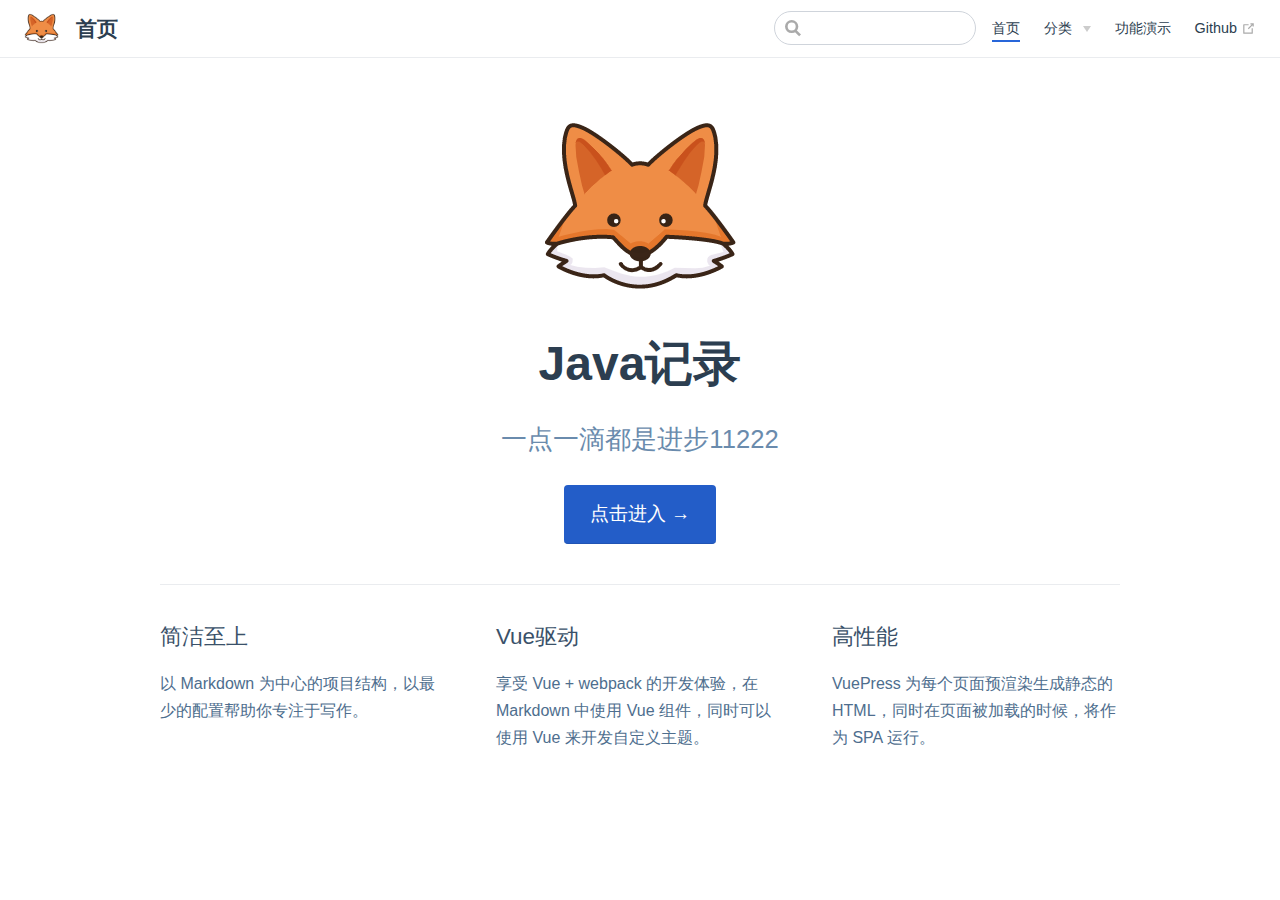
<file: index.html>
<!DOCTYPE html>
<html lang="en-US">
  <head>
    <meta charset="utf-8">
    <meta name="viewport" content="width=device-width,initial-scale=1">
    <title>首页</title>
    <meta name="generator" content="VuePress 1.7.1">
    <link rel="icon" href="/dog.png">
    <meta name="description" content="周安的Java记录">
    
    <link rel="preload" href="/assets/css/0.styles.39439d1b.css" as="style"><link rel="preload" href="/assets/js/app.c1e77bfe.js" as="script"><link rel="preload" href="/assets/js/2.cc9cb73b.js" as="script"><link rel="preload" href="/assets/js/9.b15e2167.js" as="script"><link rel="prefetch" href="/assets/js/10.e39234e2.js"><link rel="prefetch" href="/assets/js/11.195cc3c7.js"><link rel="prefetch" href="/assets/js/12.b319f825.js"><link rel="prefetch" href="/assets/js/13.7ab55864.js"><link rel="prefetch" href="/assets/js/14.faf52537.js"><link rel="prefetch" href="/assets/js/15.f7a2827c.js"><link rel="prefetch" href="/assets/js/3.711a94c7.js"><link rel="prefetch" href="/assets/js/4.555cfbb2.js"><link rel="prefetch" href="/assets/js/5.c8721858.js"><link rel="prefetch" href="/assets/js/6.2acca736.js"><link rel="prefetch" href="/assets/js/7.f9f9b0bc.js"><link rel="prefetch" href="/assets/js/8.b0efd88c.js">
    <link rel="stylesheet" href="/assets/css/0.styles.39439d1b.css">
  </head>
  <body>
    <div id="app" data-server-rendered="true"><div class="theme-container no-sidebar"><header class="navbar"><div class="sidebar-button"><svg xmlns="http://www.w3.org/2000/svg" aria-hidden="true" role="img" viewBox="0 0 448 512" class="icon"><path fill="currentColor" d="M436 124H12c-6.627 0-12-5.373-12-12V80c0-6.627 5.373-12 12-12h424c6.627 0 12 5.373 12 12v32c0 6.627-5.373 12-12 12zm0 160H12c-6.627 0-12-5.373-12-12v-32c0-6.627 5.373-12 12-12h424c6.627 0 12 5.373 12 12v32c0 6.627-5.373 12-12 12zm0 160H12c-6.627 0-12-5.373-12-12v-32c0-6.627 5.373-12 12-12h424c6.627 0 12 5.373 12 12v32c0 6.627-5.373 12-12 12z"></path></svg></div> <a href="/" aria-current="page" class="home-link router-link-exact-active router-link-active"><img src="/dog.png" alt="首页" class="logo"> <span class="site-name can-hide">首页</span></a> <div class="links"><div class="search-box"><input aria-label="Search" autocomplete="off" spellcheck="false" value=""> <!----></div> <nav class="nav-links can-hide"><div class="nav-item"><a href="/" aria-current="page" class="nav-link router-link-exact-active router-link-active">
  首页
</a></div><div class="nav-item"><div class="dropdown-wrapper"><button type="button" aria-label="分类" class="dropdown-title"><span class="title">分类</span> <span class="arrow down"></span></button> <button type="button" aria-label="分类" class="mobile-dropdown-title"><span class="title">分类</span> <span class="arrow right"></span></button> <ul class="nav-dropdown" style="display:none;"><li class="dropdown-item"><!----> <a href="/pages/folder1/test1.html" class="nav-link">
  文章
</a></li><li class="dropdown-item"><!----> <a href="/pages/folder2/test4.html" class="nav-link">
  笔记
</a></li></ul></div></div><div class="nav-item"><a href="/pages/folder1/test3.html" class="nav-link">
  功能演示
</a></div><div class="nav-item"><a href="https://github.com/dwanda" target="_blank" rel="noopener noreferrer" class="nav-link external">
  Github
  <span><svg xmlns="http://www.w3.org/2000/svg" aria-hidden="true" focusable="false" x="0px" y="0px" viewBox="0 0 100 100" width="15" height="15" class="icon outbound"><path fill="currentColor" d="M18.8,85.1h56l0,0c2.2,0,4-1.8,4-4v-32h-8v28h-48v-48h28v-8h-32l0,0c-2.2,0-4,1.8-4,4v56C14.8,83.3,16.6,85.1,18.8,85.1z"></path> <polygon fill="currentColor" points="45.7,48.7 51.3,54.3 77.2,28.5 77.2,37.2 85.2,37.2 85.2,14.9 62.8,14.9 62.8,22.9 71.5,22.9"></polygon></svg> <span class="sr-only">(opens new window)</span></span></a></div> <!----></nav></div></header> <div class="sidebar-mask"></div> <aside class="sidebar"><nav class="nav-links"><div class="nav-item"><a href="/" aria-current="page" class="nav-link router-link-exact-active router-link-active">
  首页
</a></div><div class="nav-item"><div class="dropdown-wrapper"><button type="button" aria-label="分类" class="dropdown-title"><span class="title">分类</span> <span class="arrow down"></span></button> <button type="button" aria-label="分类" class="mobile-dropdown-title"><span class="title">分类</span> <span class="arrow right"></span></button> <ul class="nav-dropdown" style="display:none;"><li class="dropdown-item"><!----> <a href="/pages/folder1/test1.html" class="nav-link">
  文章
</a></li><li class="dropdown-item"><!----> <a href="/pages/folder2/test4.html" class="nav-link">
  笔记
</a></li></ul></div></div><div class="nav-item"><a href="/pages/folder1/test3.html" class="nav-link">
  功能演示
</a></div><div class="nav-item"><a href="https://github.com/dwanda" target="_blank" rel="noopener noreferrer" class="nav-link external">
  Github
  <span><svg xmlns="http://www.w3.org/2000/svg" aria-hidden="true" focusable="false" x="0px" y="0px" viewBox="0 0 100 100" width="15" height="15" class="icon outbound"><path fill="currentColor" d="M18.8,85.1h56l0,0c2.2,0,4-1.8,4-4v-32h-8v28h-48v-48h28v-8h-32l0,0c-2.2,0-4,1.8-4,4v56C14.8,83.3,16.6,85.1,18.8,85.1z"></path> <polygon fill="currentColor" points="45.7,48.7 51.3,54.3 77.2,28.5 77.2,37.2 85.2,37.2 85.2,14.9 62.8,14.9 62.8,22.9 71.5,22.9"></polygon></svg> <span class="sr-only">(opens new window)</span></span></a></div> <!----></nav>  <!----> </aside> <main aria-labelledby="main-title" class="home"><header class="hero"><img src="/dog.png" alt="hero"> <h1 id="main-title">
      Java记录
    </h1> <p class="description">
      一点一滴都是进步11222
    </p> <p class="action"><a href="/pages/folder1/test1.html" class="nav-link action-button">
  点击进入 →
</a></p></header> <div class="features"><div class="feature"><h2>简洁至上</h2> <p>以 Markdown 为中心的项目结构，以最少的配置帮助你专注于写作。</p></div><div class="feature"><h2>Vue驱动</h2> <p>享受 Vue + webpack 的开发体验，在 Markdown 中使用 Vue 组件，同时可以使用 Vue 来开发自定义主题。</p></div><div class="feature"><h2>高性能</h2> <p>VuePress 为每个页面预渲染生成静态的 HTML，同时在页面被加载的时候，将作为 SPA 运行。</p></div></div> <div class="theme-default-content custom content__default"></div> <!----></main></div><div class="global-ui"></div></div>
    <script src="/assets/js/app.c1e77bfe.js" defer></script><script src="/assets/js/2.cc9cb73b.js" defer></script><script src="/assets/js/9.b15e2167.js" defer></script>
  </body>
</html>
</file>
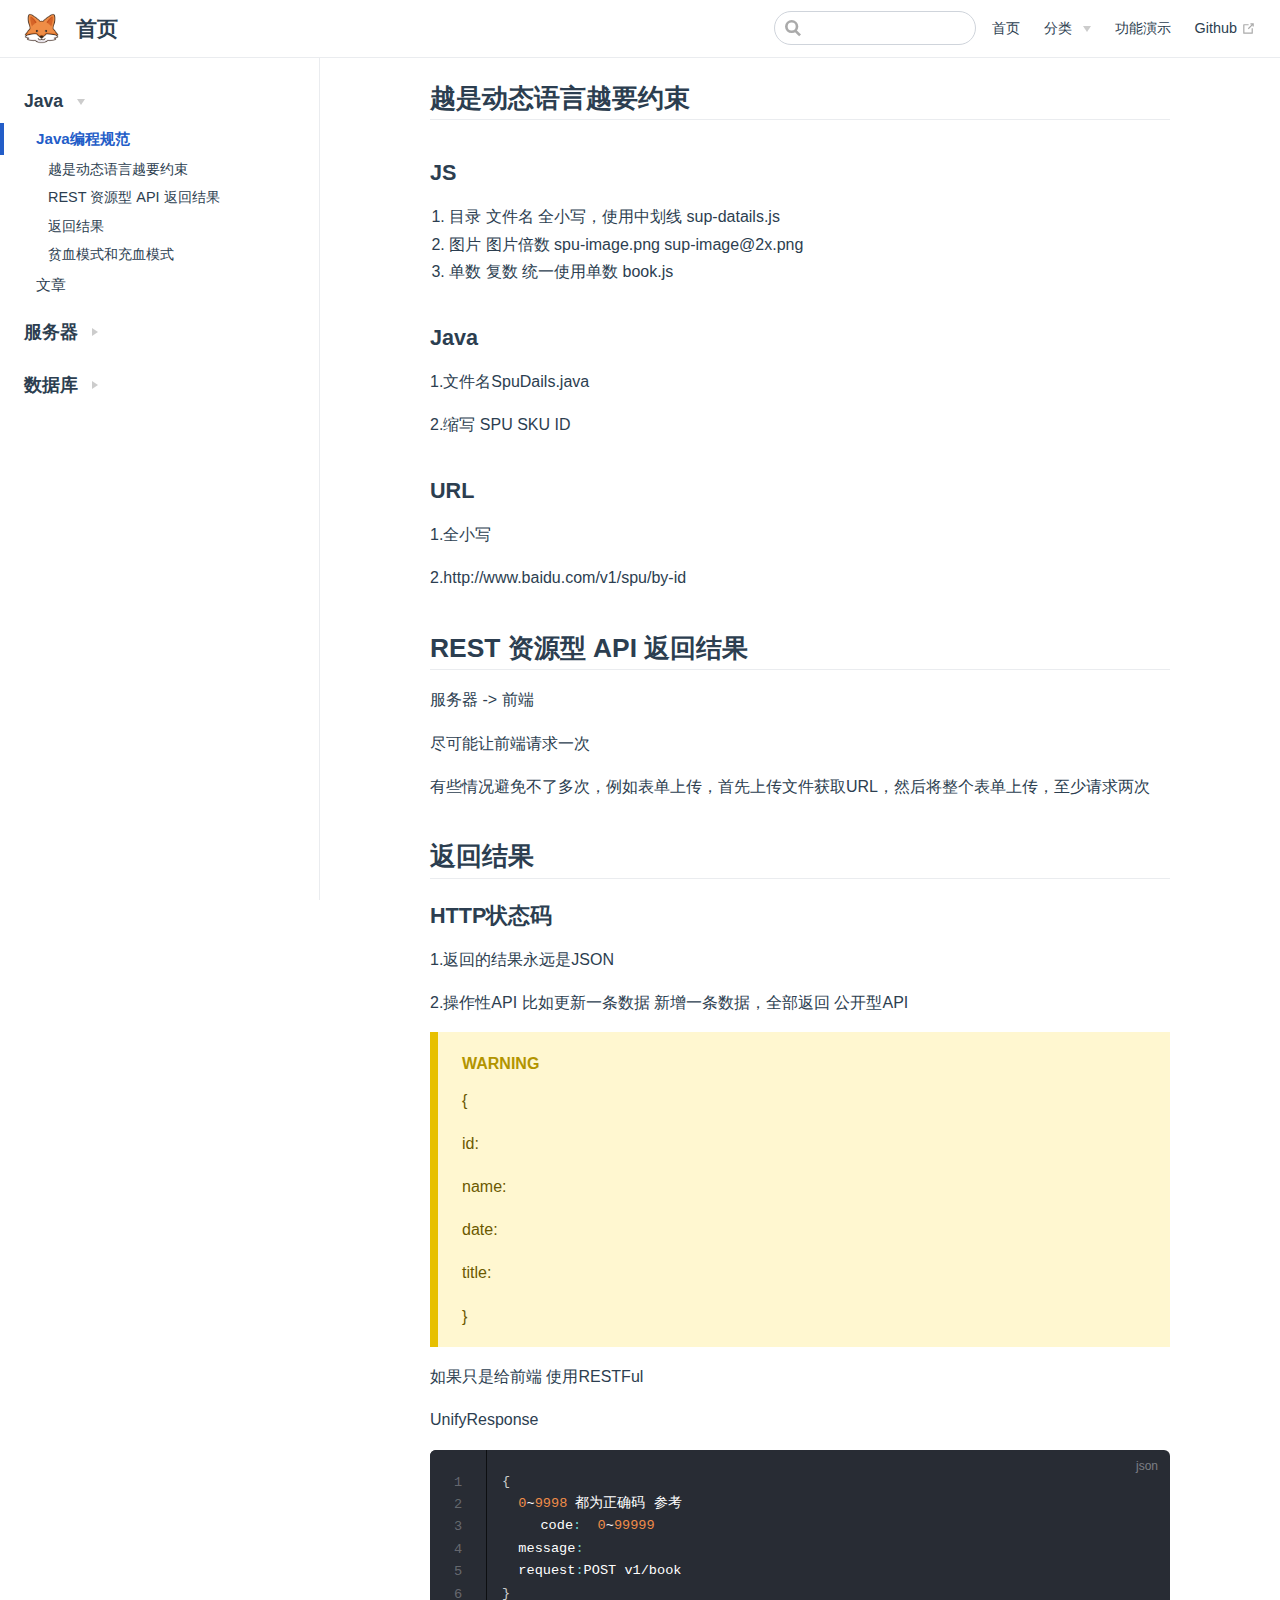
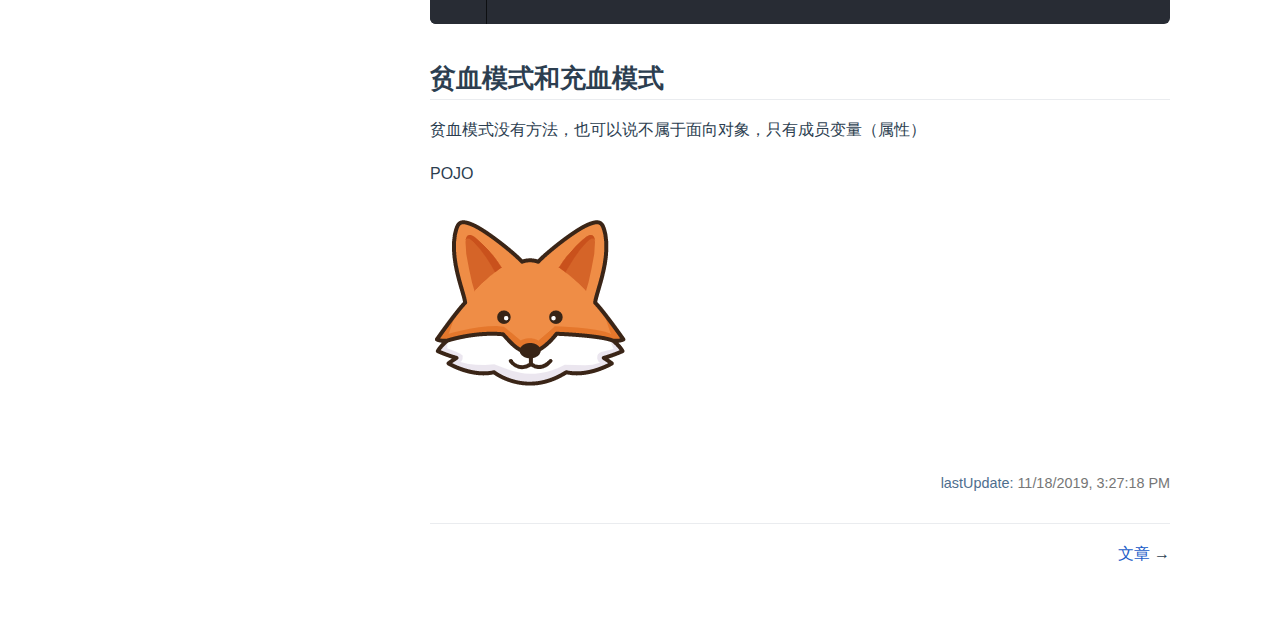
<file: pages/folder1/test1.html>
<!DOCTYPE html>
<html lang="en-US">
  <head>
    <meta charset="utf-8">
    <meta name="viewport" content="width=device-width,initial-scale=1">
    <title>越是动态语言越要约束 | 首页</title>
    <meta name="generator" content="VuePress 1.7.1">
    <link rel="icon" href="/dog.png">
    <meta name="description" content="周安的Java记录">
    
    <link rel="preload" href="/assets/css/0.styles.39439d1b.css" as="style"><link rel="preload" href="/assets/js/app.c1e77bfe.js" as="script"><link rel="preload" href="/assets/js/2.cc9cb73b.js" as="script"><link rel="preload" href="/assets/js/10.e39234e2.js" as="script"><link rel="prefetch" href="/assets/js/11.195cc3c7.js"><link rel="prefetch" href="/assets/js/12.b319f825.js"><link rel="prefetch" href="/assets/js/13.7ab55864.js"><link rel="prefetch" href="/assets/js/14.faf52537.js"><link rel="prefetch" href="/assets/js/15.f7a2827c.js"><link rel="prefetch" href="/assets/js/3.711a94c7.js"><link rel="prefetch" href="/assets/js/4.555cfbb2.js"><link rel="prefetch" href="/assets/js/5.c8721858.js"><link rel="prefetch" href="/assets/js/6.2acca736.js"><link rel="prefetch" href="/assets/js/7.f9f9b0bc.js"><link rel="prefetch" href="/assets/js/8.b0efd88c.js"><link rel="prefetch" href="/assets/js/9.b15e2167.js">
    <link rel="stylesheet" href="/assets/css/0.styles.39439d1b.css">
  </head>
  <body>
    <div id="app" data-server-rendered="true"><div class="theme-container"><header class="navbar"><div class="sidebar-button"><svg xmlns="http://www.w3.org/2000/svg" aria-hidden="true" role="img" viewBox="0 0 448 512" class="icon"><path fill="currentColor" d="M436 124H12c-6.627 0-12-5.373-12-12V80c0-6.627 5.373-12 12-12h424c6.627 0 12 5.373 12 12v32c0 6.627-5.373 12-12 12zm0 160H12c-6.627 0-12-5.373-12-12v-32c0-6.627 5.373-12 12-12h424c6.627 0 12 5.373 12 12v32c0 6.627-5.373 12-12 12zm0 160H12c-6.627 0-12-5.373-12-12v-32c0-6.627 5.373-12 12-12h424c6.627 0 12 5.373 12 12v32c0 6.627-5.373 12-12 12z"></path></svg></div> <a href="/" class="home-link router-link-active"><img src="/dog.png" alt="首页" class="logo"> <span class="site-name can-hide">首页</span></a> <div class="links"><div class="search-box"><input aria-label="Search" autocomplete="off" spellcheck="false" value=""> <!----></div> <nav class="nav-links can-hide"><div class="nav-item"><a href="/" class="nav-link">
  首页
</a></div><div class="nav-item"><div class="dropdown-wrapper"><button type="button" aria-label="分类" class="dropdown-title"><span class="title">分类</span> <span class="arrow down"></span></button> <button type="button" aria-label="分类" class="mobile-dropdown-title"><span class="title">分类</span> <span class="arrow right"></span></button> <ul class="nav-dropdown" style="display:none;"><li class="dropdown-item"><!----> <a href="/pages/folder1/test1.html" aria-current="page" class="nav-link router-link-exact-active router-link-active">
  文章
</a></li><li class="dropdown-item"><!----> <a href="/pages/folder2/test4.html" class="nav-link">
  笔记
</a></li></ul></div></div><div class="nav-item"><a href="/pages/folder1/test3.html" class="nav-link">
  功能演示
</a></div><div class="nav-item"><a href="https://github.com/dwanda" target="_blank" rel="noopener noreferrer" class="nav-link external">
  Github
  <span><svg xmlns="http://www.w3.org/2000/svg" aria-hidden="true" focusable="false" x="0px" y="0px" viewBox="0 0 100 100" width="15" height="15" class="icon outbound"><path fill="currentColor" d="M18.8,85.1h56l0,0c2.2,0,4-1.8,4-4v-32h-8v28h-48v-48h28v-8h-32l0,0c-2.2,0-4,1.8-4,4v56C14.8,83.3,16.6,85.1,18.8,85.1z"></path> <polygon fill="currentColor" points="45.7,48.7 51.3,54.3 77.2,28.5 77.2,37.2 85.2,37.2 85.2,14.9 62.8,14.9 62.8,22.9 71.5,22.9"></polygon></svg> <span class="sr-only">(opens new window)</span></span></a></div> <!----></nav></div></header> <div class="sidebar-mask"></div> <aside class="sidebar"><nav class="nav-links"><div class="nav-item"><a href="/" class="nav-link">
  首页
</a></div><div class="nav-item"><div class="dropdown-wrapper"><button type="button" aria-label="分类" class="dropdown-title"><span class="title">分类</span> <span class="arrow down"></span></button> <button type="button" aria-label="分类" class="mobile-dropdown-title"><span class="title">分类</span> <span class="arrow right"></span></button> <ul class="nav-dropdown" style="display:none;"><li class="dropdown-item"><!----> <a href="/pages/folder1/test1.html" aria-current="page" class="nav-link router-link-exact-active router-link-active">
  文章
</a></li><li class="dropdown-item"><!----> <a href="/pages/folder2/test4.html" class="nav-link">
  笔记
</a></li></ul></div></div><div class="nav-item"><a href="/pages/folder1/test3.html" class="nav-link">
  功能演示
</a></div><div class="nav-item"><a href="https://github.com/dwanda" target="_blank" rel="noopener noreferrer" class="nav-link external">
  Github
  <span><svg xmlns="http://www.w3.org/2000/svg" aria-hidden="true" focusable="false" x="0px" y="0px" viewBox="0 0 100 100" width="15" height="15" class="icon outbound"><path fill="currentColor" d="M18.8,85.1h56l0,0c2.2,0,4-1.8,4-4v-32h-8v28h-48v-48h28v-8h-32l0,0c-2.2,0-4,1.8-4,4v56C14.8,83.3,16.6,85.1,18.8,85.1z"></path> <polygon fill="currentColor" points="45.7,48.7 51.3,54.3 77.2,28.5 77.2,37.2 85.2,37.2 85.2,14.9 62.8,14.9 62.8,22.9 71.5,22.9"></polygon></svg> <span class="sr-only">(opens new window)</span></span></a></div> <!----></nav>  <ul class="sidebar-links"><li><section class="sidebar-group collapsable depth-0"><p class="sidebar-heading open"><span>Java</span> <span class="arrow down"></span></p> <ul class="sidebar-links sidebar-group-items"><li><a href="/pages/folder1/test1.html" aria-current="page" class="active sidebar-link">Java编程规范</a><ul class="sidebar-sub-headers"><li class="sidebar-sub-header"><a href="/pages/folder1/test1.html#越是动态语言越要约束" class="sidebar-link">越是动态语言越要约束</a></li><li class="sidebar-sub-header"><a href="/pages/folder1/test1.html#rest-资源型-api-返回结果" class="sidebar-link">REST 资源型 API 返回结果</a></li><li class="sidebar-sub-header"><a href="/pages/folder1/test1.html#返回结果" class="sidebar-link">返回结果</a></li><li class="sidebar-sub-header"><a href="/pages/folder1/test1.html#贫血模式和充血模式" class="sidebar-link">贫血模式和充血模式</a></li></ul></li><li><a href="/pages/folder1/test3.html" class="sidebar-link">文章</a></li></ul></section></li><li><section class="sidebar-group collapsable depth-0"><p class="sidebar-heading"><span>服务器</span> <span class="arrow right"></span></p> <!----></section></li><li><section class="sidebar-group collapsable depth-0"><p class="sidebar-heading"><span>数据库</span> <span class="arrow right"></span></p> <!----></section></li></ul> </aside> <main class="page"> <div class="theme-default-content content__default"><h2 id="越是动态语言越要约束"><a href="#越是动态语言越要约束" class="header-anchor">#</a> 越是动态语言越要约束</h2> <h3 id="js"><a href="#js" class="header-anchor">#</a> JS</h3> <ol><li>目录 文件名 全小写，使用中划线 sup-datails.js</li> <li>图片 图片倍数  spu-image.png  sup-image@2x.png</li> <li>单数 复数   统一使用单数  book.js</li></ol> <h3 id="java"><a href="#java" class="header-anchor">#</a> Java</h3> <p>1.文件名SpuDails.java</p> <p>2.缩写 SPU SKU ID</p> <h3 id="url"><a href="#url" class="header-anchor">#</a> URL</h3> <p>1.全小写</p> <p>2.http://www.baidu.com/v1/spu/by-id</p> <h2 id="rest-资源型-api-返回结果"><a href="#rest-资源型-api-返回结果" class="header-anchor">#</a> REST 资源型 API 返回结果</h2> <p>服务器 -&gt; 前端</p> <p>尽可能让前端请求一次</p> <p>有些情况避免不了多次，例如表单上传，首先上传文件获取URL，然后将整个表单上传，至少请求两次</p> <h2 id="返回结果"><a href="#返回结果" class="header-anchor">#</a> 返回结果</h2> <h3 id="http状态码"><a href="#http状态码" class="header-anchor">#</a> HTTP状态码</h3> <p>1.返回的结果永远是JSON</p> <p>2.操作性API 比如更新一条数据  新增一条数据，全部返回  公开型API</p> <div class="custom-block warning"><p class="custom-block-title">WARNING</p> <p>{</p> <p>id:</p> <p>name:</p> <p>date:</p> <p>title:</p> <p>}</p></div> <p>如果只是给前端  使用RESTFul</p> <p>UnifyResponse</p> <div class="language-json line-numbers-mode"><pre class="language-json"><code><span class="token punctuation">{</span>
  <span class="token number">0</span>~<span class="token number">9998</span> 都为正确码 参考
	code<span class="token operator">:</span>  <span class="token number">0</span>~<span class="token number">99999</span>
  message<span class="token operator">:</span>
  request<span class="token operator">:</span>POST v1/book
<span class="token punctuation">}</span>
</code></pre> <div class="line-numbers-wrapper"><span class="line-number">1</span><br><span class="line-number">2</span><br><span class="line-number">3</span><br><span class="line-number">4</span><br><span class="line-number">5</span><br><span class="line-number">6</span><br></div></div><h2 id="贫血模式和充血模式"><a href="#贫血模式和充血模式" class="header-anchor">#</a> 贫血模式和充血模式</h2> <p>贫血模式没有方法，也可以说不属于面向对象，只有成员变量（属性）</p> <p>POJO</p> <p><img src="/dog.png" alt=""></p></div> <footer class="page-edit"><!----> <div class="last-updated"><span class="prefix">lastUpdate:</span> <span class="time">11/18/2019, 3:27:18 PM</span></div></footer> <div class="page-nav"><p class="inner"><!----> <span class="next"><a href="/pages/folder1/test3.html">
        文章
      </a>
      →
    </span></p></div> </main></div><div class="global-ui"></div></div>
    <script src="/assets/js/app.c1e77bfe.js" defer></script><script src="/assets/js/2.cc9cb73b.js" defer></script><script src="/assets/js/10.e39234e2.js" defer></script>
  </body>
</html>
</file>
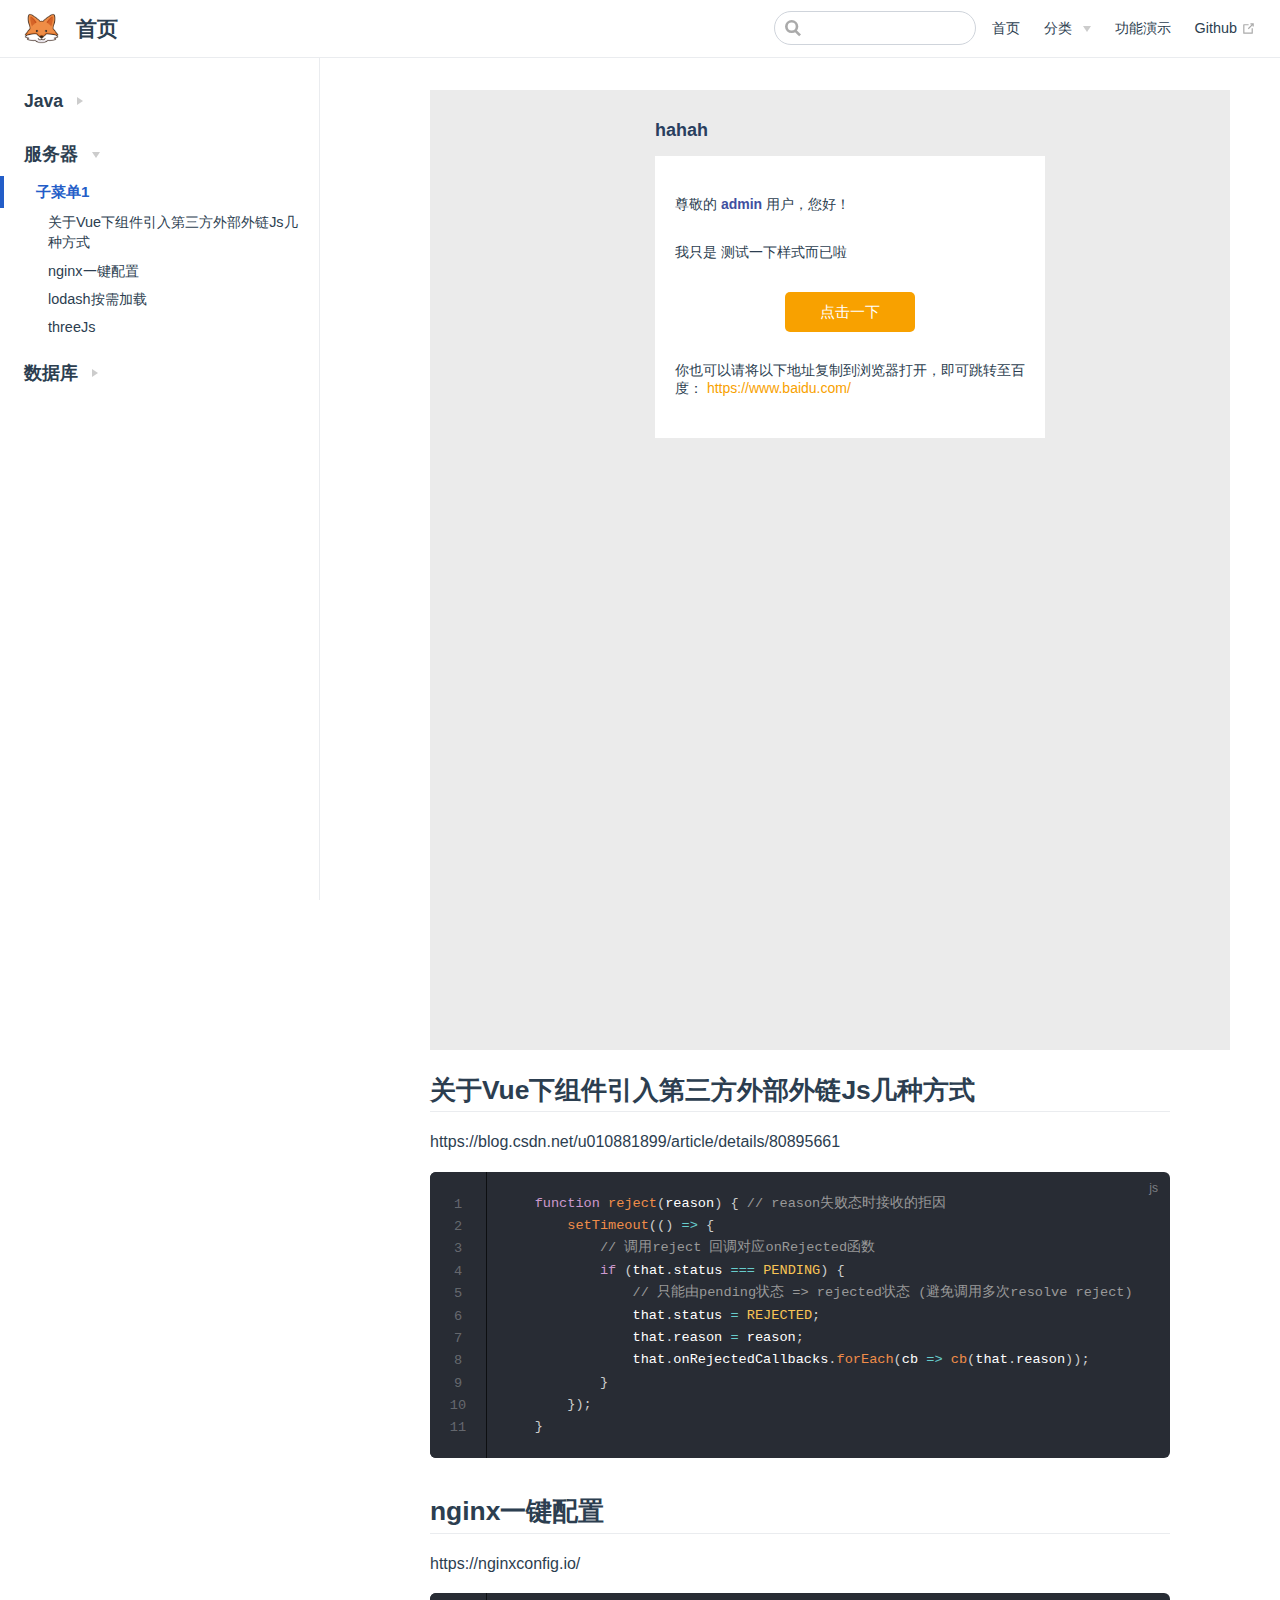
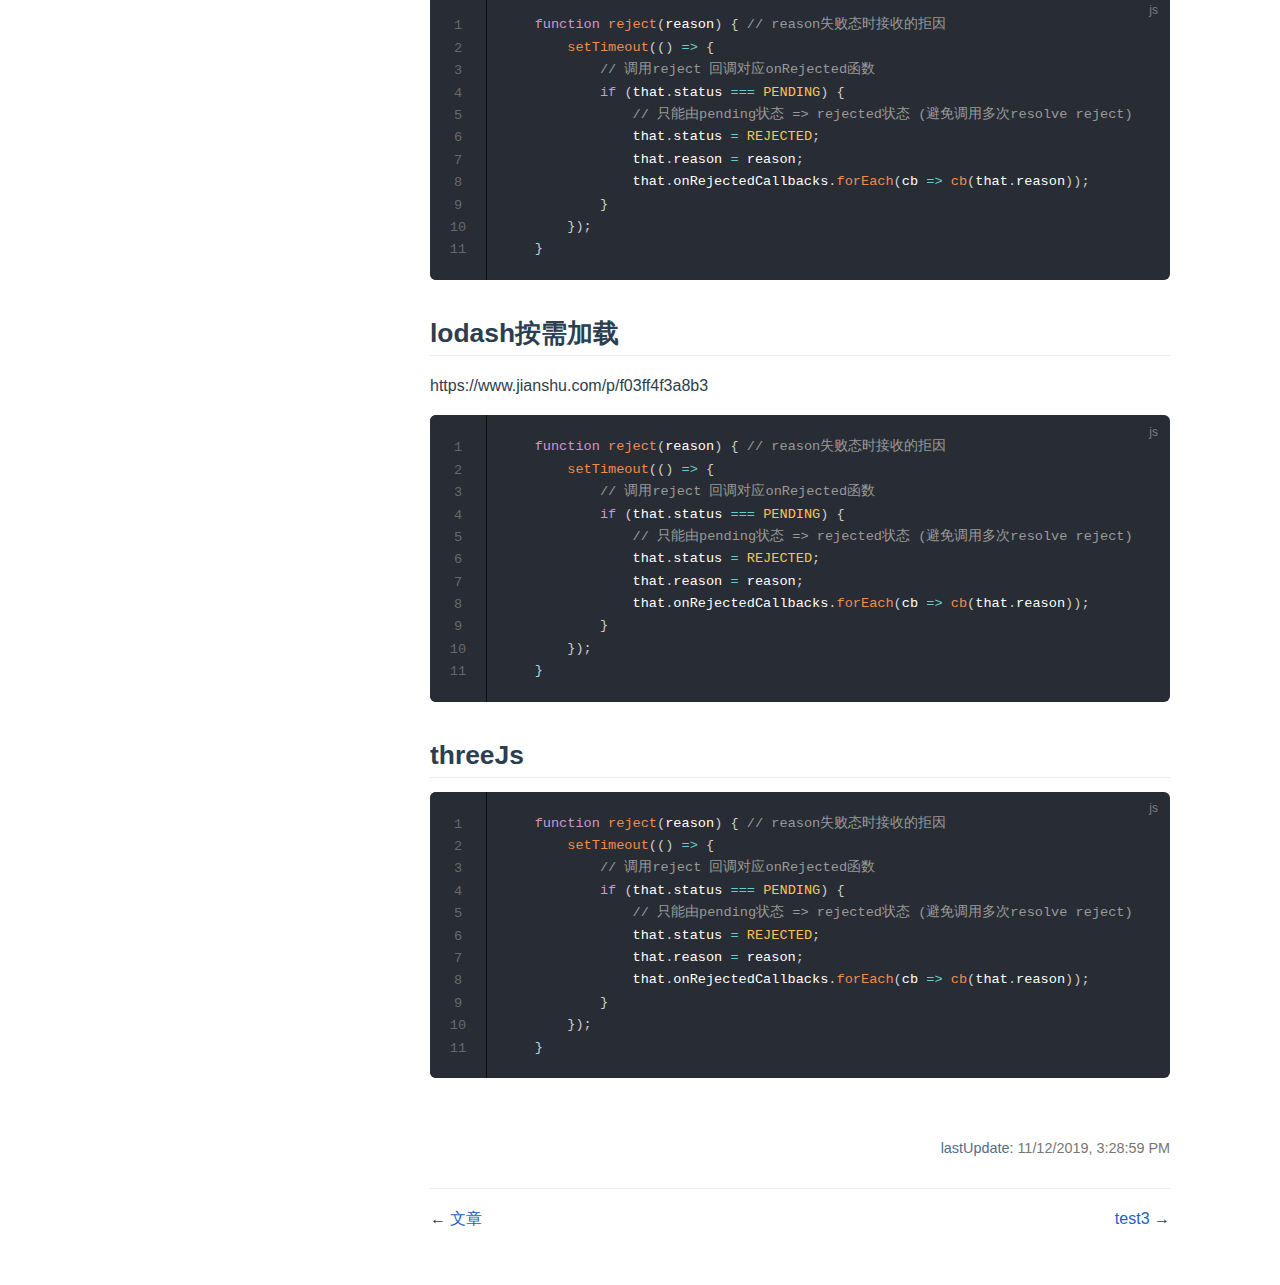
<file: pages/folder1/test2.html>
<!DOCTYPE html>
<html lang="en-US">
  <head>
    <meta charset="utf-8">
    <meta name="viewport" content="width=device-width,initial-scale=1">
    <title>首页</title>
    <meta name="generator" content="VuePress 1.7.1">
    <link rel="icon" href="/dog.png">
    <meta name="description" content="周安的Java记录">
    
    <link rel="preload" href="/assets/css/0.styles.39439d1b.css" as="style"><link rel="preload" href="/assets/js/app.c1e77bfe.js" as="script"><link rel="preload" href="/assets/js/2.cc9cb73b.js" as="script"><link rel="preload" href="/assets/js/11.195cc3c7.js" as="script"><link rel="prefetch" href="/assets/js/10.e39234e2.js"><link rel="prefetch" href="/assets/js/12.b319f825.js"><link rel="prefetch" href="/assets/js/13.7ab55864.js"><link rel="prefetch" href="/assets/js/14.faf52537.js"><link rel="prefetch" href="/assets/js/15.f7a2827c.js"><link rel="prefetch" href="/assets/js/3.711a94c7.js"><link rel="prefetch" href="/assets/js/4.555cfbb2.js"><link rel="prefetch" href="/assets/js/5.c8721858.js"><link rel="prefetch" href="/assets/js/6.2acca736.js"><link rel="prefetch" href="/assets/js/7.f9f9b0bc.js"><link rel="prefetch" href="/assets/js/8.b0efd88c.js"><link rel="prefetch" href="/assets/js/9.b15e2167.js">
    <link rel="stylesheet" href="/assets/css/0.styles.39439d1b.css">
  </head>
  <body>
    <div id="app" data-server-rendered="true"><div class="theme-container"><header class="navbar"><div class="sidebar-button"><svg xmlns="http://www.w3.org/2000/svg" aria-hidden="true" role="img" viewBox="0 0 448 512" class="icon"><path fill="currentColor" d="M436 124H12c-6.627 0-12-5.373-12-12V80c0-6.627 5.373-12 12-12h424c6.627 0 12 5.373 12 12v32c0 6.627-5.373 12-12 12zm0 160H12c-6.627 0-12-5.373-12-12v-32c0-6.627 5.373-12 12-12h424c6.627 0 12 5.373 12 12v32c0 6.627-5.373 12-12 12zm0 160H12c-6.627 0-12-5.373-12-12v-32c0-6.627 5.373-12 12-12h424c6.627 0 12 5.373 12 12v32c0 6.627-5.373 12-12 12z"></path></svg></div> <a href="/" class="home-link router-link-active"><img src="/dog.png" alt="首页" class="logo"> <span class="site-name can-hide">首页</span></a> <div class="links"><div class="search-box"><input aria-label="Search" autocomplete="off" spellcheck="false" value=""> <!----></div> <nav class="nav-links can-hide"><div class="nav-item"><a href="/" class="nav-link">
  首页
</a></div><div class="nav-item"><div class="dropdown-wrapper"><button type="button" aria-label="分类" class="dropdown-title"><span class="title">分类</span> <span class="arrow down"></span></button> <button type="button" aria-label="分类" class="mobile-dropdown-title"><span class="title">分类</span> <span class="arrow right"></span></button> <ul class="nav-dropdown" style="display:none;"><li class="dropdown-item"><!----> <a href="/pages/folder1/test1.html" class="nav-link">
  文章
</a></li><li class="dropdown-item"><!----> <a href="/pages/folder2/test4.html" class="nav-link">
  笔记
</a></li></ul></div></div><div class="nav-item"><a href="/pages/folder1/test3.html" class="nav-link">
  功能演示
</a></div><div class="nav-item"><a href="https://github.com/dwanda" target="_blank" rel="noopener noreferrer" class="nav-link external">
  Github
  <span><svg xmlns="http://www.w3.org/2000/svg" aria-hidden="true" focusable="false" x="0px" y="0px" viewBox="0 0 100 100" width="15" height="15" class="icon outbound"><path fill="currentColor" d="M18.8,85.1h56l0,0c2.2,0,4-1.8,4-4v-32h-8v28h-48v-48h28v-8h-32l0,0c-2.2,0-4,1.8-4,4v56C14.8,83.3,16.6,85.1,18.8,85.1z"></path> <polygon fill="currentColor" points="45.7,48.7 51.3,54.3 77.2,28.5 77.2,37.2 85.2,37.2 85.2,14.9 62.8,14.9 62.8,22.9 71.5,22.9"></polygon></svg> <span class="sr-only">(opens new window)</span></span></a></div> <!----></nav></div></header> <div class="sidebar-mask"></div> <aside class="sidebar"><nav class="nav-links"><div class="nav-item"><a href="/" class="nav-link">
  首页
</a></div><div class="nav-item"><div class="dropdown-wrapper"><button type="button" aria-label="分类" class="dropdown-title"><span class="title">分类</span> <span class="arrow down"></span></button> <button type="button" aria-label="分类" class="mobile-dropdown-title"><span class="title">分类</span> <span class="arrow right"></span></button> <ul class="nav-dropdown" style="display:none;"><li class="dropdown-item"><!----> <a href="/pages/folder1/test1.html" class="nav-link">
  文章
</a></li><li class="dropdown-item"><!----> <a href="/pages/folder2/test4.html" class="nav-link">
  笔记
</a></li></ul></div></div><div class="nav-item"><a href="/pages/folder1/test3.html" class="nav-link">
  功能演示
</a></div><div class="nav-item"><a href="https://github.com/dwanda" target="_blank" rel="noopener noreferrer" class="nav-link external">
  Github
  <span><svg xmlns="http://www.w3.org/2000/svg" aria-hidden="true" focusable="false" x="0px" y="0px" viewBox="0 0 100 100" width="15" height="15" class="icon outbound"><path fill="currentColor" d="M18.8,85.1h56l0,0c2.2,0,4-1.8,4-4v-32h-8v28h-48v-48h28v-8h-32l0,0c-2.2,0-4,1.8-4,4v56C14.8,83.3,16.6,85.1,18.8,85.1z"></path> <polygon fill="currentColor" points="45.7,48.7 51.3,54.3 77.2,28.5 77.2,37.2 85.2,37.2 85.2,14.9 62.8,14.9 62.8,22.9 71.5,22.9"></polygon></svg> <span class="sr-only">(opens new window)</span></span></a></div> <!----></nav>  <ul class="sidebar-links"><li><section class="sidebar-group collapsable depth-0"><p class="sidebar-heading"><span>Java</span> <span class="arrow right"></span></p> <!----></section></li><li><section class="sidebar-group collapsable depth-0"><p class="sidebar-heading open"><span>服务器</span> <span class="arrow down"></span></p> <ul class="sidebar-links sidebar-group-items"><li><a href="/pages/folder1/test2.html" aria-current="page" class="active sidebar-link">子菜单1</a><ul class="sidebar-sub-headers"><li class="sidebar-sub-header"><a href="/pages/folder1/test2.html#关于vue下组件引入第三方外部外链js几种方式" class="sidebar-link">关于Vue下组件引入第三方外部外链Js几种方式</a></li><li class="sidebar-sub-header"><a href="/pages/folder1/test2.html#nginx一键配置" class="sidebar-link">nginx一键配置</a></li><li class="sidebar-sub-header"><a href="/pages/folder1/test2.html#lodash按需加载" class="sidebar-link">lodash按需加载</a></li><li class="sidebar-sub-header"><a href="/pages/folder1/test2.html#threejs" class="sidebar-link">threeJs</a></li></ul></li></ul></section></li><li><section class="sidebar-group collapsable depth-0"><p class="sidebar-heading"><span>数据库</span> <span class="arrow right"></span></p> <!----></section></li></ul> </aside> <main class="page"> <div class="theme-default-content content__default"><!----> <h2 id="关于vue下组件引入第三方外部外链js几种方式"><a href="#关于vue下组件引入第三方外部外链js几种方式" class="header-anchor">#</a> 关于Vue下组件引入第三方外部外链Js几种方式</h2> <p>https://blog.csdn.net/u010881899/article/details/80895661</p> <div class="language-js line-numbers-mode"><pre class="language-js"><code>    <span class="token keyword">function</span> <span class="token function">reject</span><span class="token punctuation">(</span><span class="token parameter">reason</span><span class="token punctuation">)</span> <span class="token punctuation">{</span> <span class="token comment">// reason失败态时接收的拒因</span>
        <span class="token function">setTimeout</span><span class="token punctuation">(</span><span class="token punctuation">(</span><span class="token punctuation">)</span> <span class="token operator">=&gt;</span> <span class="token punctuation">{</span>
            <span class="token comment">// 调用reject 回调对应onRejected函数</span>
            <span class="token keyword">if</span> <span class="token punctuation">(</span>that<span class="token punctuation">.</span>status <span class="token operator">===</span> <span class="token constant">PENDING</span><span class="token punctuation">)</span> <span class="token punctuation">{</span>
                <span class="token comment">// 只能由pending状态 =&gt; rejected状态 (避免调用多次resolve reject)</span>
                that<span class="token punctuation">.</span>status <span class="token operator">=</span> <span class="token constant">REJECTED</span><span class="token punctuation">;</span>
                that<span class="token punctuation">.</span>reason <span class="token operator">=</span> reason<span class="token punctuation">;</span>
                that<span class="token punctuation">.</span>onRejectedCallbacks<span class="token punctuation">.</span><span class="token function">forEach</span><span class="token punctuation">(</span><span class="token parameter">cb</span> <span class="token operator">=&gt;</span> <span class="token function">cb</span><span class="token punctuation">(</span>that<span class="token punctuation">.</span>reason<span class="token punctuation">)</span><span class="token punctuation">)</span><span class="token punctuation">;</span>
            <span class="token punctuation">}</span>
        <span class="token punctuation">}</span><span class="token punctuation">)</span><span class="token punctuation">;</span>
    <span class="token punctuation">}</span>
</code></pre> <div class="line-numbers-wrapper"><span class="line-number">1</span><br><span class="line-number">2</span><br><span class="line-number">3</span><br><span class="line-number">4</span><br><span class="line-number">5</span><br><span class="line-number">6</span><br><span class="line-number">7</span><br><span class="line-number">8</span><br><span class="line-number">9</span><br><span class="line-number">10</span><br><span class="line-number">11</span><br></div></div><h2 id="nginx一键配置"><a href="#nginx一键配置" class="header-anchor">#</a> nginx一键配置</h2> <p>https://nginxconfig.io/</p> <div class="language-js line-numbers-mode"><pre class="language-js"><code>    <span class="token keyword">function</span> <span class="token function">reject</span><span class="token punctuation">(</span><span class="token parameter">reason</span><span class="token punctuation">)</span> <span class="token punctuation">{</span> <span class="token comment">// reason失败态时接收的拒因</span>
        <span class="token function">setTimeout</span><span class="token punctuation">(</span><span class="token punctuation">(</span><span class="token punctuation">)</span> <span class="token operator">=&gt;</span> <span class="token punctuation">{</span>
            <span class="token comment">// 调用reject 回调对应onRejected函数</span>
            <span class="token keyword">if</span> <span class="token punctuation">(</span>that<span class="token punctuation">.</span>status <span class="token operator">===</span> <span class="token constant">PENDING</span><span class="token punctuation">)</span> <span class="token punctuation">{</span>
                <span class="token comment">// 只能由pending状态 =&gt; rejected状态 (避免调用多次resolve reject)</span>
                that<span class="token punctuation">.</span>status <span class="token operator">=</span> <span class="token constant">REJECTED</span><span class="token punctuation">;</span>
                that<span class="token punctuation">.</span>reason <span class="token operator">=</span> reason<span class="token punctuation">;</span>
                that<span class="token punctuation">.</span>onRejectedCallbacks<span class="token punctuation">.</span><span class="token function">forEach</span><span class="token punctuation">(</span><span class="token parameter">cb</span> <span class="token operator">=&gt;</span> <span class="token function">cb</span><span class="token punctuation">(</span>that<span class="token punctuation">.</span>reason<span class="token punctuation">)</span><span class="token punctuation">)</span><span class="token punctuation">;</span>
            <span class="token punctuation">}</span>
        <span class="token punctuation">}</span><span class="token punctuation">)</span><span class="token punctuation">;</span>
    <span class="token punctuation">}</span>
</code></pre> <div class="line-numbers-wrapper"><span class="line-number">1</span><br><span class="line-number">2</span><br><span class="line-number">3</span><br><span class="line-number">4</span><br><span class="line-number">5</span><br><span class="line-number">6</span><br><span class="line-number">7</span><br><span class="line-number">8</span><br><span class="line-number">9</span><br><span class="line-number">10</span><br><span class="line-number">11</span><br></div></div><h2 id="lodash按需加载"><a href="#lodash按需加载" class="header-anchor">#</a> lodash按需加载</h2> <p>https://www.jianshu.com/p/f03ff4f3a8b3</p> <div class="language-js line-numbers-mode"><pre class="language-js"><code>    <span class="token keyword">function</span> <span class="token function">reject</span><span class="token punctuation">(</span><span class="token parameter">reason</span><span class="token punctuation">)</span> <span class="token punctuation">{</span> <span class="token comment">// reason失败态时接收的拒因</span>
        <span class="token function">setTimeout</span><span class="token punctuation">(</span><span class="token punctuation">(</span><span class="token punctuation">)</span> <span class="token operator">=&gt;</span> <span class="token punctuation">{</span>
            <span class="token comment">// 调用reject 回调对应onRejected函数</span>
            <span class="token keyword">if</span> <span class="token punctuation">(</span>that<span class="token punctuation">.</span>status <span class="token operator">===</span> <span class="token constant">PENDING</span><span class="token punctuation">)</span> <span class="token punctuation">{</span>
                <span class="token comment">// 只能由pending状态 =&gt; rejected状态 (避免调用多次resolve reject)</span>
                that<span class="token punctuation">.</span>status <span class="token operator">=</span> <span class="token constant">REJECTED</span><span class="token punctuation">;</span>
                that<span class="token punctuation">.</span>reason <span class="token operator">=</span> reason<span class="token punctuation">;</span>
                that<span class="token punctuation">.</span>onRejectedCallbacks<span class="token punctuation">.</span><span class="token function">forEach</span><span class="token punctuation">(</span><span class="token parameter">cb</span> <span class="token operator">=&gt;</span> <span class="token function">cb</span><span class="token punctuation">(</span>that<span class="token punctuation">.</span>reason<span class="token punctuation">)</span><span class="token punctuation">)</span><span class="token punctuation">;</span>
            <span class="token punctuation">}</span>
        <span class="token punctuation">}</span><span class="token punctuation">)</span><span class="token punctuation">;</span>
    <span class="token punctuation">}</span>
</code></pre> <div class="line-numbers-wrapper"><span class="line-number">1</span><br><span class="line-number">2</span><br><span class="line-number">3</span><br><span class="line-number">4</span><br><span class="line-number">5</span><br><span class="line-number">6</span><br><span class="line-number">7</span><br><span class="line-number">8</span><br><span class="line-number">9</span><br><span class="line-number">10</span><br><span class="line-number">11</span><br></div></div><h2 id="threejs"><a href="#threejs" class="header-anchor">#</a> threeJs</h2> <div class="language-js line-numbers-mode"><pre class="language-js"><code>    <span class="token keyword">function</span> <span class="token function">reject</span><span class="token punctuation">(</span><span class="token parameter">reason</span><span class="token punctuation">)</span> <span class="token punctuation">{</span> <span class="token comment">// reason失败态时接收的拒因</span>
        <span class="token function">setTimeout</span><span class="token punctuation">(</span><span class="token punctuation">(</span><span class="token punctuation">)</span> <span class="token operator">=&gt;</span> <span class="token punctuation">{</span>
            <span class="token comment">// 调用reject 回调对应onRejected函数</span>
            <span class="token keyword">if</span> <span class="token punctuation">(</span>that<span class="token punctuation">.</span>status <span class="token operator">===</span> <span class="token constant">PENDING</span><span class="token punctuation">)</span> <span class="token punctuation">{</span>
                <span class="token comment">// 只能由pending状态 =&gt; rejected状态 (避免调用多次resolve reject)</span>
                that<span class="token punctuation">.</span>status <span class="token operator">=</span> <span class="token constant">REJECTED</span><span class="token punctuation">;</span>
                that<span class="token punctuation">.</span>reason <span class="token operator">=</span> reason<span class="token punctuation">;</span>
                that<span class="token punctuation">.</span>onRejectedCallbacks<span class="token punctuation">.</span><span class="token function">forEach</span><span class="token punctuation">(</span><span class="token parameter">cb</span> <span class="token operator">=&gt;</span> <span class="token function">cb</span><span class="token punctuation">(</span>that<span class="token punctuation">.</span>reason<span class="token punctuation">)</span><span class="token punctuation">)</span><span class="token punctuation">;</span>
            <span class="token punctuation">}</span>
        <span class="token punctuation">}</span><span class="token punctuation">)</span><span class="token punctuation">;</span>
    <span class="token punctuation">}</span>
</code></pre> <div class="line-numbers-wrapper"><span class="line-number">1</span><br><span class="line-number">2</span><br><span class="line-number">3</span><br><span class="line-number">4</span><br><span class="line-number">5</span><br><span class="line-number">6</span><br><span class="line-number">7</span><br><span class="line-number">8</span><br><span class="line-number">9</span><br><span class="line-number">10</span><br><span class="line-number">11</span><br></div></div></div> <footer class="page-edit"><!----> <div class="last-updated"><span class="prefix">lastUpdate:</span> <span class="time">11/12/2019, 3:28:59 PM</span></div></footer> <div class="page-nav"><p class="inner"><span class="prev">
      ←
      <a href="/pages/folder1/test3.html" class="prev">
        文章
      </a></span> <span class="next"><a href="/pages/folder1/test4.html">
        test3
      </a>
      →
    </span></p></div> </main></div><div class="global-ui"></div></div>
    <script src="/assets/js/app.c1e77bfe.js" defer></script><script src="/assets/js/2.cc9cb73b.js" defer></script><script src="/assets/js/11.195cc3c7.js" defer></script>
  </body>
</html>
</file>
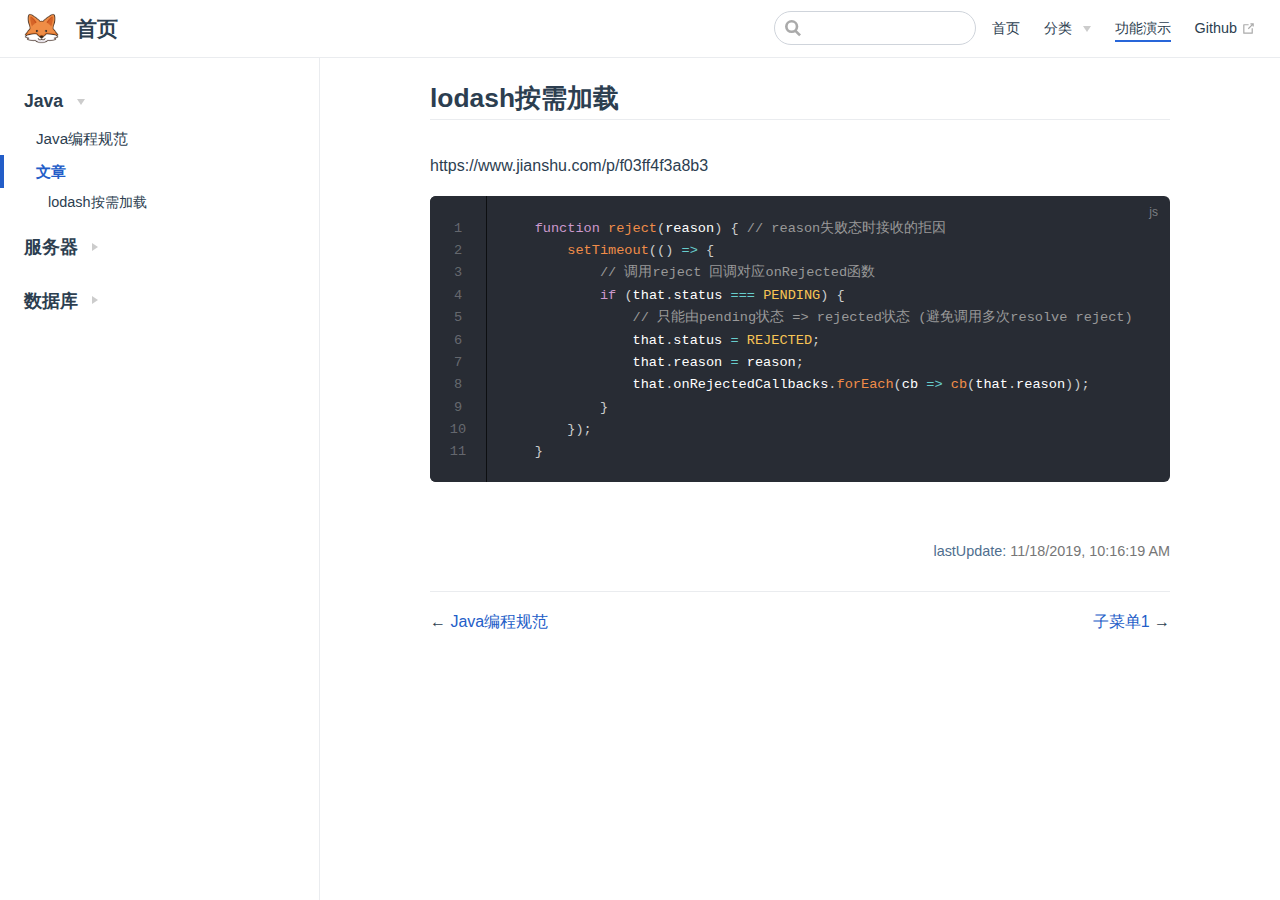
<file: pages/folder1/test3.html>
<!DOCTYPE html>
<html lang="en-US">
  <head>
    <meta charset="utf-8">
    <meta name="viewport" content="width=device-width,initial-scale=1">
    <title>lodash按需加载 | 首页</title>
    <meta name="generator" content="VuePress 1.7.1">
    <link rel="icon" href="/dog.png">
    <meta name="description" content="周安的Java记录">
    
    <link rel="preload" href="/assets/css/0.styles.39439d1b.css" as="style"><link rel="preload" href="/assets/js/app.c1e77bfe.js" as="script"><link rel="preload" href="/assets/js/2.cc9cb73b.js" as="script"><link rel="preload" href="/assets/js/12.b319f825.js" as="script"><link rel="prefetch" href="/assets/js/10.e39234e2.js"><link rel="prefetch" href="/assets/js/11.195cc3c7.js"><link rel="prefetch" href="/assets/js/13.7ab55864.js"><link rel="prefetch" href="/assets/js/14.faf52537.js"><link rel="prefetch" href="/assets/js/15.f7a2827c.js"><link rel="prefetch" href="/assets/js/3.711a94c7.js"><link rel="prefetch" href="/assets/js/4.555cfbb2.js"><link rel="prefetch" href="/assets/js/5.c8721858.js"><link rel="prefetch" href="/assets/js/6.2acca736.js"><link rel="prefetch" href="/assets/js/7.f9f9b0bc.js"><link rel="prefetch" href="/assets/js/8.b0efd88c.js"><link rel="prefetch" href="/assets/js/9.b15e2167.js">
    <link rel="stylesheet" href="/assets/css/0.styles.39439d1b.css">
  </head>
  <body>
    <div id="app" data-server-rendered="true"><div class="theme-container"><header class="navbar"><div class="sidebar-button"><svg xmlns="http://www.w3.org/2000/svg" aria-hidden="true" role="img" viewBox="0 0 448 512" class="icon"><path fill="currentColor" d="M436 124H12c-6.627 0-12-5.373-12-12V80c0-6.627 5.373-12 12-12h424c6.627 0 12 5.373 12 12v32c0 6.627-5.373 12-12 12zm0 160H12c-6.627 0-12-5.373-12-12v-32c0-6.627 5.373-12 12-12h424c6.627 0 12 5.373 12 12v32c0 6.627-5.373 12-12 12zm0 160H12c-6.627 0-12-5.373-12-12v-32c0-6.627 5.373-12 12-12h424c6.627 0 12 5.373 12 12v32c0 6.627-5.373 12-12 12z"></path></svg></div> <a href="/" class="home-link router-link-active"><img src="/dog.png" alt="首页" class="logo"> <span class="site-name can-hide">首页</span></a> <div class="links"><div class="search-box"><input aria-label="Search" autocomplete="off" spellcheck="false" value=""> <!----></div> <nav class="nav-links can-hide"><div class="nav-item"><a href="/" class="nav-link">
  首页
</a></div><div class="nav-item"><div class="dropdown-wrapper"><button type="button" aria-label="分类" class="dropdown-title"><span class="title">分类</span> <span class="arrow down"></span></button> <button type="button" aria-label="分类" class="mobile-dropdown-title"><span class="title">分类</span> <span class="arrow right"></span></button> <ul class="nav-dropdown" style="display:none;"><li class="dropdown-item"><!----> <a href="/pages/folder1/test1.html" class="nav-link">
  文章
</a></li><li class="dropdown-item"><!----> <a href="/pages/folder2/test4.html" class="nav-link">
  笔记
</a></li></ul></div></div><div class="nav-item"><a href="/pages/folder1/test3.html" aria-current="page" class="nav-link router-link-exact-active router-link-active">
  功能演示
</a></div><div class="nav-item"><a href="https://github.com/dwanda" target="_blank" rel="noopener noreferrer" class="nav-link external">
  Github
  <span><svg xmlns="http://www.w3.org/2000/svg" aria-hidden="true" focusable="false" x="0px" y="0px" viewBox="0 0 100 100" width="15" height="15" class="icon outbound"><path fill="currentColor" d="M18.8,85.1h56l0,0c2.2,0,4-1.8,4-4v-32h-8v28h-48v-48h28v-8h-32l0,0c-2.2,0-4,1.8-4,4v56C14.8,83.3,16.6,85.1,18.8,85.1z"></path> <polygon fill="currentColor" points="45.7,48.7 51.3,54.3 77.2,28.5 77.2,37.2 85.2,37.2 85.2,14.9 62.8,14.9 62.8,22.9 71.5,22.9"></polygon></svg> <span class="sr-only">(opens new window)</span></span></a></div> <!----></nav></div></header> <div class="sidebar-mask"></div> <aside class="sidebar"><nav class="nav-links"><div class="nav-item"><a href="/" class="nav-link">
  首页
</a></div><div class="nav-item"><div class="dropdown-wrapper"><button type="button" aria-label="分类" class="dropdown-title"><span class="title">分类</span> <span class="arrow down"></span></button> <button type="button" aria-label="分类" class="mobile-dropdown-title"><span class="title">分类</span> <span class="arrow right"></span></button> <ul class="nav-dropdown" style="display:none;"><li class="dropdown-item"><!----> <a href="/pages/folder1/test1.html" class="nav-link">
  文章
</a></li><li class="dropdown-item"><!----> <a href="/pages/folder2/test4.html" class="nav-link">
  笔记
</a></li></ul></div></div><div class="nav-item"><a href="/pages/folder1/test3.html" aria-current="page" class="nav-link router-link-exact-active router-link-active">
  功能演示
</a></div><div class="nav-item"><a href="https://github.com/dwanda" target="_blank" rel="noopener noreferrer" class="nav-link external">
  Github
  <span><svg xmlns="http://www.w3.org/2000/svg" aria-hidden="true" focusable="false" x="0px" y="0px" viewBox="0 0 100 100" width="15" height="15" class="icon outbound"><path fill="currentColor" d="M18.8,85.1h56l0,0c2.2,0,4-1.8,4-4v-32h-8v28h-48v-48h28v-8h-32l0,0c-2.2,0-4,1.8-4,4v56C14.8,83.3,16.6,85.1,18.8,85.1z"></path> <polygon fill="currentColor" points="45.7,48.7 51.3,54.3 77.2,28.5 77.2,37.2 85.2,37.2 85.2,14.9 62.8,14.9 62.8,22.9 71.5,22.9"></polygon></svg> <span class="sr-only">(opens new window)</span></span></a></div> <!----></nav>  <ul class="sidebar-links"><li><section class="sidebar-group collapsable depth-0"><p class="sidebar-heading open"><span>Java</span> <span class="arrow down"></span></p> <ul class="sidebar-links sidebar-group-items"><li><a href="/pages/folder1/test1.html" class="sidebar-link">Java编程规范</a></li><li><a href="/pages/folder1/test3.html" aria-current="page" class="active sidebar-link">文章</a><ul class="sidebar-sub-headers"><li class="sidebar-sub-header"><a href="/pages/folder1/test3.html#lodash按需加载" class="sidebar-link">lodash按需加载</a></li></ul></li></ul></section></li><li><section class="sidebar-group collapsable depth-0"><p class="sidebar-heading"><span>服务器</span> <span class="arrow right"></span></p> <!----></section></li><li><section class="sidebar-group collapsable depth-0"><p class="sidebar-heading"><span>数据库</span> <span class="arrow right"></span></p> <!----></section></li></ul> </aside> <main class="page"> <div class="theme-default-content content__default"><h2 id="lodash按需加载"><a href="#lodash按需加载" class="header-anchor">#</a> lodash按需加载</h2> <p>https://www.jianshu.com/p/f03ff4f3a8b3</p> <div class="language-js line-numbers-mode"><pre class="language-js"><code>    <span class="token keyword">function</span> <span class="token function">reject</span><span class="token punctuation">(</span><span class="token parameter">reason</span><span class="token punctuation">)</span> <span class="token punctuation">{</span> <span class="token comment">// reason失败态时接收的拒因</span>
        <span class="token function">setTimeout</span><span class="token punctuation">(</span><span class="token punctuation">(</span><span class="token punctuation">)</span> <span class="token operator">=&gt;</span> <span class="token punctuation">{</span>
            <span class="token comment">// 调用reject 回调对应onRejected函数</span>
            <span class="token keyword">if</span> <span class="token punctuation">(</span>that<span class="token punctuation">.</span>status <span class="token operator">===</span> <span class="token constant">PENDING</span><span class="token punctuation">)</span> <span class="token punctuation">{</span>
                <span class="token comment">// 只能由pending状态 =&gt; rejected状态 (避免调用多次resolve reject)</span>
                that<span class="token punctuation">.</span>status <span class="token operator">=</span> <span class="token constant">REJECTED</span><span class="token punctuation">;</span>
                that<span class="token punctuation">.</span>reason <span class="token operator">=</span> reason<span class="token punctuation">;</span>
                that<span class="token punctuation">.</span>onRejectedCallbacks<span class="token punctuation">.</span><span class="token function">forEach</span><span class="token punctuation">(</span><span class="token parameter">cb</span> <span class="token operator">=&gt;</span> <span class="token function">cb</span><span class="token punctuation">(</span>that<span class="token punctuation">.</span>reason<span class="token punctuation">)</span><span class="token punctuation">)</span><span class="token punctuation">;</span>
            <span class="token punctuation">}</span>
        <span class="token punctuation">}</span><span class="token punctuation">)</span><span class="token punctuation">;</span>
    <span class="token punctuation">}</span>
</code></pre> <div class="line-numbers-wrapper"><span class="line-number">1</span><br><span class="line-number">2</span><br><span class="line-number">3</span><br><span class="line-number">4</span><br><span class="line-number">5</span><br><span class="line-number">6</span><br><span class="line-number">7</span><br><span class="line-number">8</span><br><span class="line-number">9</span><br><span class="line-number">10</span><br><span class="line-number">11</span><br></div></div></div> <footer class="page-edit"><!----> <div class="last-updated"><span class="prefix">lastUpdate:</span> <span class="time">11/18/2019, 10:16:19 AM</span></div></footer> <div class="page-nav"><p class="inner"><span class="prev">
      ←
      <a href="/pages/folder1/test1.html" class="prev">
        Java编程规范
      </a></span> <span class="next"><a href="/pages/folder1/test2.html">
        子菜单1
      </a>
      →
    </span></p></div> </main></div><div class="global-ui"></div></div>
    <script src="/assets/js/app.c1e77bfe.js" defer></script><script src="/assets/js/2.cc9cb73b.js" defer></script><script src="/assets/js/12.b319f825.js" defer></script>
  </body>
</html>
</file>
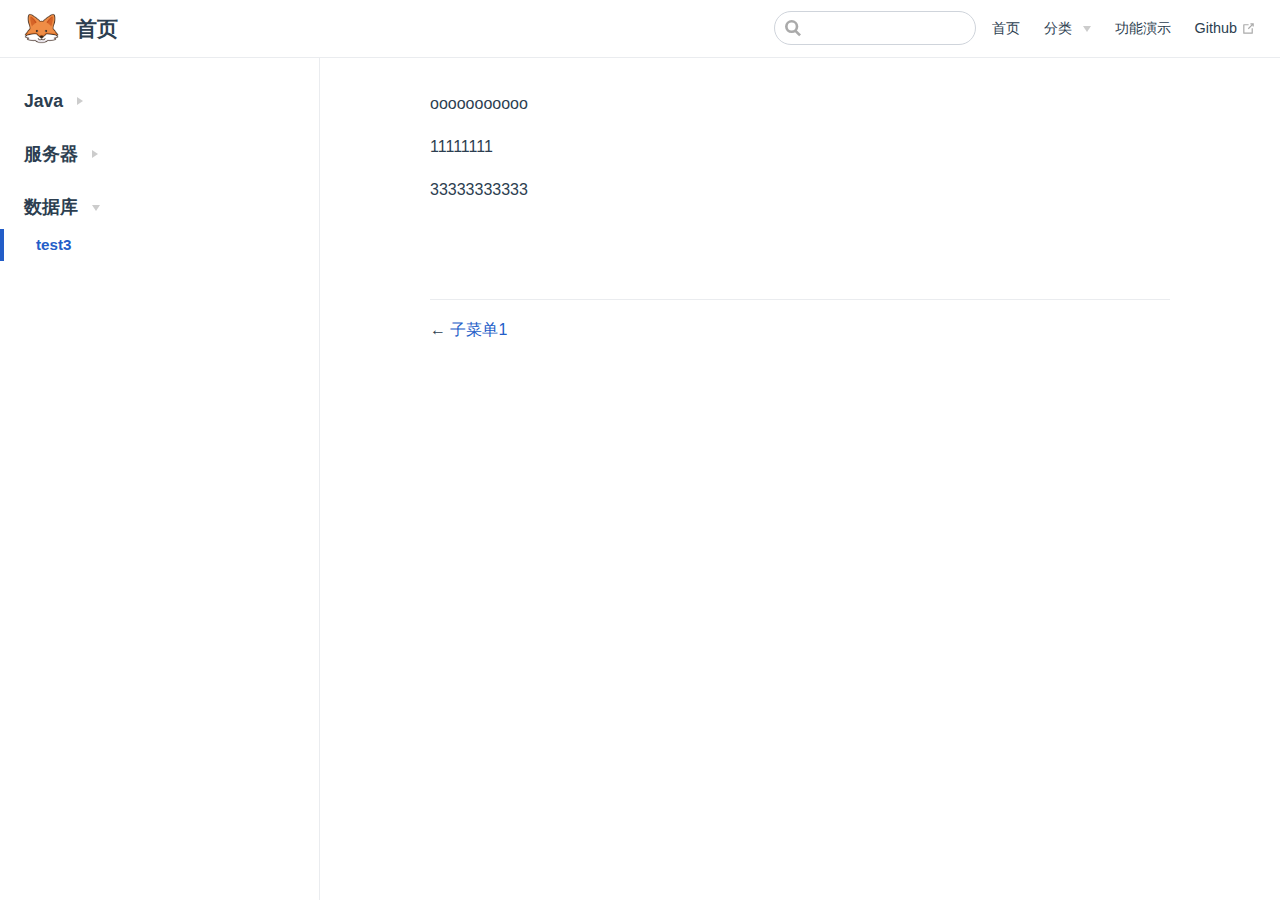
<file: pages/folder1/test4.html>
<!DOCTYPE html>
<html lang="en-US">
  <head>
    <meta charset="utf-8">
    <meta name="viewport" content="width=device-width,initial-scale=1">
    <title>首页</title>
    <meta name="generator" content="VuePress 1.7.1">
    <link rel="icon" href="/dog.png">
    <meta name="description" content="周安的Java记录">
    
    <link rel="preload" href="/assets/css/0.styles.39439d1b.css" as="style"><link rel="preload" href="/assets/js/app.c1e77bfe.js" as="script"><link rel="preload" href="/assets/js/2.cc9cb73b.js" as="script"><link rel="preload" href="/assets/js/13.7ab55864.js" as="script"><link rel="prefetch" href="/assets/js/10.e39234e2.js"><link rel="prefetch" href="/assets/js/11.195cc3c7.js"><link rel="prefetch" href="/assets/js/12.b319f825.js"><link rel="prefetch" href="/assets/js/14.faf52537.js"><link rel="prefetch" href="/assets/js/15.f7a2827c.js"><link rel="prefetch" href="/assets/js/3.711a94c7.js"><link rel="prefetch" href="/assets/js/4.555cfbb2.js"><link rel="prefetch" href="/assets/js/5.c8721858.js"><link rel="prefetch" href="/assets/js/6.2acca736.js"><link rel="prefetch" href="/assets/js/7.f9f9b0bc.js"><link rel="prefetch" href="/assets/js/8.b0efd88c.js"><link rel="prefetch" href="/assets/js/9.b15e2167.js">
    <link rel="stylesheet" href="/assets/css/0.styles.39439d1b.css">
  </head>
  <body>
    <div id="app" data-server-rendered="true"><div class="theme-container"><header class="navbar"><div class="sidebar-button"><svg xmlns="http://www.w3.org/2000/svg" aria-hidden="true" role="img" viewBox="0 0 448 512" class="icon"><path fill="currentColor" d="M436 124H12c-6.627 0-12-5.373-12-12V80c0-6.627 5.373-12 12-12h424c6.627 0 12 5.373 12 12v32c0 6.627-5.373 12-12 12zm0 160H12c-6.627 0-12-5.373-12-12v-32c0-6.627 5.373-12 12-12h424c6.627 0 12 5.373 12 12v32c0 6.627-5.373 12-12 12zm0 160H12c-6.627 0-12-5.373-12-12v-32c0-6.627 5.373-12 12-12h424c6.627 0 12 5.373 12 12v32c0 6.627-5.373 12-12 12z"></path></svg></div> <a href="/" class="home-link router-link-active"><img src="/dog.png" alt="首页" class="logo"> <span class="site-name can-hide">首页</span></a> <div class="links"><div class="search-box"><input aria-label="Search" autocomplete="off" spellcheck="false" value=""> <!----></div> <nav class="nav-links can-hide"><div class="nav-item"><a href="/" class="nav-link">
  首页
</a></div><div class="nav-item"><div class="dropdown-wrapper"><button type="button" aria-label="分类" class="dropdown-title"><span class="title">分类</span> <span class="arrow down"></span></button> <button type="button" aria-label="分类" class="mobile-dropdown-title"><span class="title">分类</span> <span class="arrow right"></span></button> <ul class="nav-dropdown" style="display:none;"><li class="dropdown-item"><!----> <a href="/pages/folder1/test1.html" class="nav-link">
  文章
</a></li><li class="dropdown-item"><!----> <a href="/pages/folder2/test4.html" class="nav-link">
  笔记
</a></li></ul></div></div><div class="nav-item"><a href="/pages/folder1/test3.html" class="nav-link">
  功能演示
</a></div><div class="nav-item"><a href="https://github.com/dwanda" target="_blank" rel="noopener noreferrer" class="nav-link external">
  Github
  <span><svg xmlns="http://www.w3.org/2000/svg" aria-hidden="true" focusable="false" x="0px" y="0px" viewBox="0 0 100 100" width="15" height="15" class="icon outbound"><path fill="currentColor" d="M18.8,85.1h56l0,0c2.2,0,4-1.8,4-4v-32h-8v28h-48v-48h28v-8h-32l0,0c-2.2,0-4,1.8-4,4v56C14.8,83.3,16.6,85.1,18.8,85.1z"></path> <polygon fill="currentColor" points="45.7,48.7 51.3,54.3 77.2,28.5 77.2,37.2 85.2,37.2 85.2,14.9 62.8,14.9 62.8,22.9 71.5,22.9"></polygon></svg> <span class="sr-only">(opens new window)</span></span></a></div> <!----></nav></div></header> <div class="sidebar-mask"></div> <aside class="sidebar"><nav class="nav-links"><div class="nav-item"><a href="/" class="nav-link">
  首页
</a></div><div class="nav-item"><div class="dropdown-wrapper"><button type="button" aria-label="分类" class="dropdown-title"><span class="title">分类</span> <span class="arrow down"></span></button> <button type="button" aria-label="分类" class="mobile-dropdown-title"><span class="title">分类</span> <span class="arrow right"></span></button> <ul class="nav-dropdown" style="display:none;"><li class="dropdown-item"><!----> <a href="/pages/folder1/test1.html" class="nav-link">
  文章
</a></li><li class="dropdown-item"><!----> <a href="/pages/folder2/test4.html" class="nav-link">
  笔记
</a></li></ul></div></div><div class="nav-item"><a href="/pages/folder1/test3.html" class="nav-link">
  功能演示
</a></div><div class="nav-item"><a href="https://github.com/dwanda" target="_blank" rel="noopener noreferrer" class="nav-link external">
  Github
  <span><svg xmlns="http://www.w3.org/2000/svg" aria-hidden="true" focusable="false" x="0px" y="0px" viewBox="0 0 100 100" width="15" height="15" class="icon outbound"><path fill="currentColor" d="M18.8,85.1h56l0,0c2.2,0,4-1.8,4-4v-32h-8v28h-48v-48h28v-8h-32l0,0c-2.2,0-4,1.8-4,4v56C14.8,83.3,16.6,85.1,18.8,85.1z"></path> <polygon fill="currentColor" points="45.7,48.7 51.3,54.3 77.2,28.5 77.2,37.2 85.2,37.2 85.2,14.9 62.8,14.9 62.8,22.9 71.5,22.9"></polygon></svg> <span class="sr-only">(opens new window)</span></span></a></div> <!----></nav>  <ul class="sidebar-links"><li><section class="sidebar-group collapsable depth-0"><p class="sidebar-heading"><span>Java</span> <span class="arrow right"></span></p> <!----></section></li><li><section class="sidebar-group collapsable depth-0"><p class="sidebar-heading"><span>服务器</span> <span class="arrow right"></span></p> <!----></section></li><li><section class="sidebar-group collapsable depth-0"><p class="sidebar-heading open"><span>数据库</span> <span class="arrow down"></span></p> <ul class="sidebar-links sidebar-group-items"><li><a href="/pages/folder1/test4.html" aria-current="page" class="active sidebar-link">test3</a></li></ul></section></li></ul> </aside> <main class="page"> <div class="theme-default-content content__default"><p>ooooooooooo</p> <p>11111111</p> <p>33333333333</p></div> <footer class="page-edit"><!----> <!----></footer> <div class="page-nav"><p class="inner"><span class="prev">
      ←
      <a href="/pages/folder1/test2.html" class="prev">
        子菜单1
      </a></span> <!----></p></div> </main></div><div class="global-ui"></div></div>
    <script src="/assets/js/app.c1e77bfe.js" defer></script><script src="/assets/js/2.cc9cb73b.js" defer></script><script src="/assets/js/13.7ab55864.js" defer></script>
  </body>
</html>
</file>
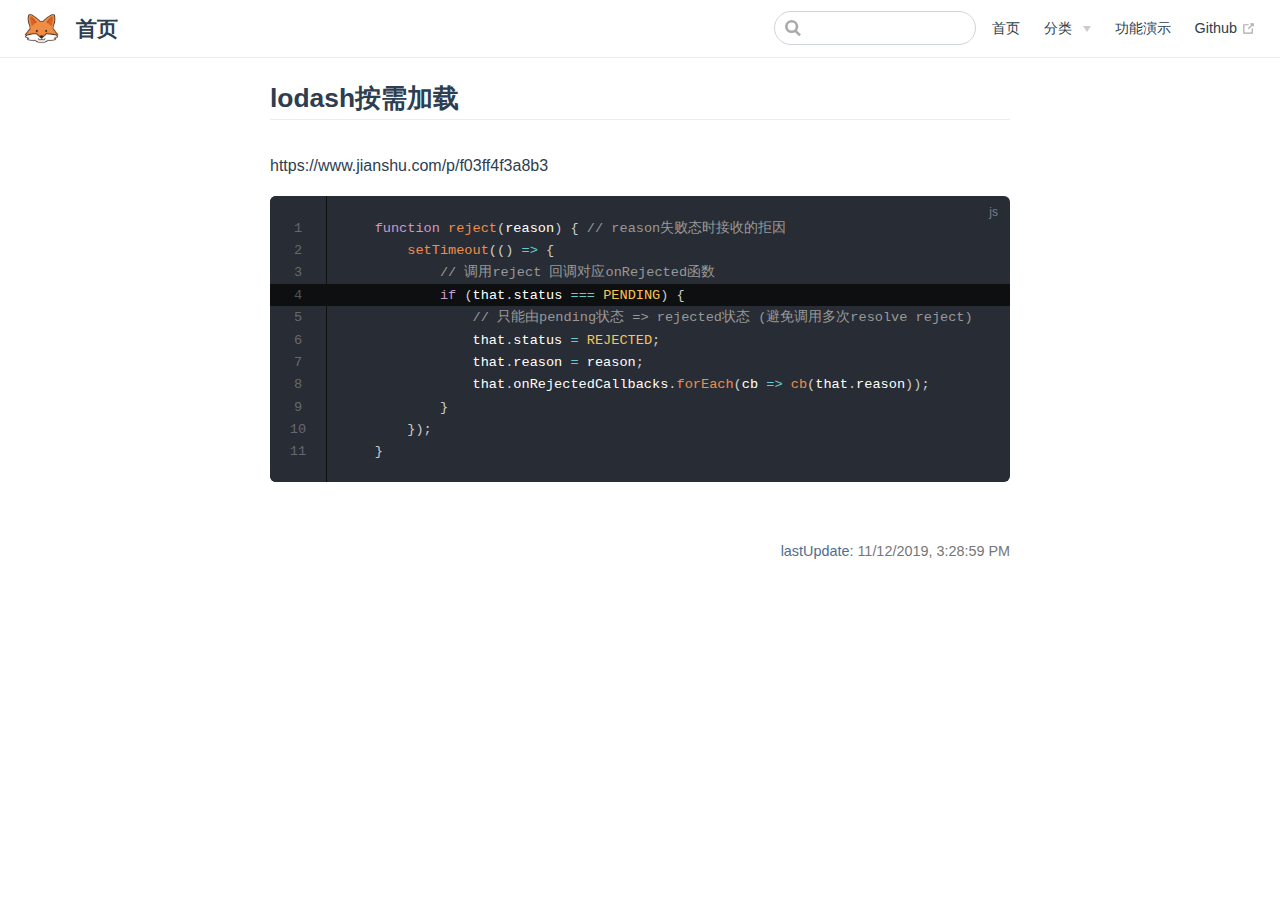
<file: pages/folder2/test4.html>
<!DOCTYPE html>
<html lang="en-US">
  <head>
    <meta charset="utf-8">
    <meta name="viewport" content="width=device-width,initial-scale=1">
    <title>lodash按需加载 | 首页</title>
    <meta name="generator" content="VuePress 1.7.1">
    <link rel="icon" href="/dog.png">
    <meta name="description" content="周安的Java记录">
    
    <link rel="preload" href="/assets/css/0.styles.39439d1b.css" as="style"><link rel="preload" href="/assets/js/app.c1e77bfe.js" as="script"><link rel="preload" href="/assets/js/2.cc9cb73b.js" as="script"><link rel="preload" href="/assets/js/14.faf52537.js" as="script"><link rel="prefetch" href="/assets/js/10.e39234e2.js"><link rel="prefetch" href="/assets/js/11.195cc3c7.js"><link rel="prefetch" href="/assets/js/12.b319f825.js"><link rel="prefetch" href="/assets/js/13.7ab55864.js"><link rel="prefetch" href="/assets/js/15.f7a2827c.js"><link rel="prefetch" href="/assets/js/3.711a94c7.js"><link rel="prefetch" href="/assets/js/4.555cfbb2.js"><link rel="prefetch" href="/assets/js/5.c8721858.js"><link rel="prefetch" href="/assets/js/6.2acca736.js"><link rel="prefetch" href="/assets/js/7.f9f9b0bc.js"><link rel="prefetch" href="/assets/js/8.b0efd88c.js"><link rel="prefetch" href="/assets/js/9.b15e2167.js">
    <link rel="stylesheet" href="/assets/css/0.styles.39439d1b.css">
  </head>
  <body>
    <div id="app" data-server-rendered="true"><div class="theme-container no-sidebar"><header class="navbar"><div class="sidebar-button"><svg xmlns="http://www.w3.org/2000/svg" aria-hidden="true" role="img" viewBox="0 0 448 512" class="icon"><path fill="currentColor" d="M436 124H12c-6.627 0-12-5.373-12-12V80c0-6.627 5.373-12 12-12h424c6.627 0 12 5.373 12 12v32c0 6.627-5.373 12-12 12zm0 160H12c-6.627 0-12-5.373-12-12v-32c0-6.627 5.373-12 12-12h424c6.627 0 12 5.373 12 12v32c0 6.627-5.373 12-12 12zm0 160H12c-6.627 0-12-5.373-12-12v-32c0-6.627 5.373-12 12-12h424c6.627 0 12 5.373 12 12v32c0 6.627-5.373 12-12 12z"></path></svg></div> <a href="/" class="home-link router-link-active"><img src="/dog.png" alt="首页" class="logo"> <span class="site-name can-hide">首页</span></a> <div class="links"><div class="search-box"><input aria-label="Search" autocomplete="off" spellcheck="false" value=""> <!----></div> <nav class="nav-links can-hide"><div class="nav-item"><a href="/" class="nav-link">
  首页
</a></div><div class="nav-item"><div class="dropdown-wrapper"><button type="button" aria-label="分类" class="dropdown-title"><span class="title">分类</span> <span class="arrow down"></span></button> <button type="button" aria-label="分类" class="mobile-dropdown-title"><span class="title">分类</span> <span class="arrow right"></span></button> <ul class="nav-dropdown" style="display:none;"><li class="dropdown-item"><!----> <a href="/pages/folder1/test1.html" class="nav-link">
  文章
</a></li><li class="dropdown-item"><!----> <a href="/pages/folder2/test4.html" aria-current="page" class="nav-link router-link-exact-active router-link-active">
  笔记
</a></li></ul></div></div><div class="nav-item"><a href="/pages/folder1/test3.html" class="nav-link">
  功能演示
</a></div><div class="nav-item"><a href="https://github.com/dwanda" target="_blank" rel="noopener noreferrer" class="nav-link external">
  Github
  <span><svg xmlns="http://www.w3.org/2000/svg" aria-hidden="true" focusable="false" x="0px" y="0px" viewBox="0 0 100 100" width="15" height="15" class="icon outbound"><path fill="currentColor" d="M18.8,85.1h56l0,0c2.2,0,4-1.8,4-4v-32h-8v28h-48v-48h28v-8h-32l0,0c-2.2,0-4,1.8-4,4v56C14.8,83.3,16.6,85.1,18.8,85.1z"></path> <polygon fill="currentColor" points="45.7,48.7 51.3,54.3 77.2,28.5 77.2,37.2 85.2,37.2 85.2,14.9 62.8,14.9 62.8,22.9 71.5,22.9"></polygon></svg> <span class="sr-only">(opens new window)</span></span></a></div> <!----></nav></div></header> <div class="sidebar-mask"></div> <aside class="sidebar"><nav class="nav-links"><div class="nav-item"><a href="/" class="nav-link">
  首页
</a></div><div class="nav-item"><div class="dropdown-wrapper"><button type="button" aria-label="分类" class="dropdown-title"><span class="title">分类</span> <span class="arrow down"></span></button> <button type="button" aria-label="分类" class="mobile-dropdown-title"><span class="title">分类</span> <span class="arrow right"></span></button> <ul class="nav-dropdown" style="display:none;"><li class="dropdown-item"><!----> <a href="/pages/folder1/test1.html" class="nav-link">
  文章
</a></li><li class="dropdown-item"><!----> <a href="/pages/folder2/test4.html" aria-current="page" class="nav-link router-link-exact-active router-link-active">
  笔记
</a></li></ul></div></div><div class="nav-item"><a href="/pages/folder1/test3.html" class="nav-link">
  功能演示
</a></div><div class="nav-item"><a href="https://github.com/dwanda" target="_blank" rel="noopener noreferrer" class="nav-link external">
  Github
  <span><svg xmlns="http://www.w3.org/2000/svg" aria-hidden="true" focusable="false" x="0px" y="0px" viewBox="0 0 100 100" width="15" height="15" class="icon outbound"><path fill="currentColor" d="M18.8,85.1h56l0,0c2.2,0,4-1.8,4-4v-32h-8v28h-48v-48h28v-8h-32l0,0c-2.2,0-4,1.8-4,4v56C14.8,83.3,16.6,85.1,18.8,85.1z"></path> <polygon fill="currentColor" points="45.7,48.7 51.3,54.3 77.2,28.5 77.2,37.2 85.2,37.2 85.2,14.9 62.8,14.9 62.8,22.9 71.5,22.9"></polygon></svg> <span class="sr-only">(opens new window)</span></span></a></div> <!----></nav>  <!----> </aside> <main class="page"> <div class="theme-default-content content__default"><h2 id="lodash按需加载"><a href="#lodash按需加载" class="header-anchor">#</a> lodash按需加载</h2> <p>https://www.jianshu.com/p/f03ff4f3a8b3</p> <div class="language-js line-numbers-mode"><div class="highlight-lines"><br><br><br><div class="highlighted"> </div><br><br><br><br><br><br><br><br></div><pre class="language-js"><code>    <span class="token keyword">function</span> <span class="token function">reject</span><span class="token punctuation">(</span><span class="token parameter">reason</span><span class="token punctuation">)</span> <span class="token punctuation">{</span> <span class="token comment">// reason失败态时接收的拒因</span>
        <span class="token function">setTimeout</span><span class="token punctuation">(</span><span class="token punctuation">(</span><span class="token punctuation">)</span> <span class="token operator">=&gt;</span> <span class="token punctuation">{</span>
            <span class="token comment">// 调用reject 回调对应onRejected函数</span>
            <span class="token keyword">if</span> <span class="token punctuation">(</span>that<span class="token punctuation">.</span>status <span class="token operator">===</span> <span class="token constant">PENDING</span><span class="token punctuation">)</span> <span class="token punctuation">{</span>
                <span class="token comment">// 只能由pending状态 =&gt; rejected状态 (避免调用多次resolve reject)</span>
                that<span class="token punctuation">.</span>status <span class="token operator">=</span> <span class="token constant">REJECTED</span><span class="token punctuation">;</span>
                that<span class="token punctuation">.</span>reason <span class="token operator">=</span> reason<span class="token punctuation">;</span>
                that<span class="token punctuation">.</span>onRejectedCallbacks<span class="token punctuation">.</span><span class="token function">forEach</span><span class="token punctuation">(</span><span class="token parameter">cb</span> <span class="token operator">=&gt;</span> <span class="token function">cb</span><span class="token punctuation">(</span>that<span class="token punctuation">.</span>reason<span class="token punctuation">)</span><span class="token punctuation">)</span><span class="token punctuation">;</span>
            <span class="token punctuation">}</span>
        <span class="token punctuation">}</span><span class="token punctuation">)</span><span class="token punctuation">;</span>
    <span class="token punctuation">}</span>
</code></pre><div class="line-numbers-wrapper"><span class="line-number">1</span><br><span class="line-number">2</span><br><span class="line-number">3</span><br><span class="line-number">4</span><br><span class="line-number">5</span><br><span class="line-number">6</span><br><span class="line-number">7</span><br><span class="line-number">8</span><br><span class="line-number">9</span><br><span class="line-number">10</span><br><span class="line-number">11</span><br></div></div></div> <footer class="page-edit"><!----> <div class="last-updated"><span class="prefix">lastUpdate:</span> <span class="time">11/12/2019, 3:28:59 PM</span></div></footer> <!----> </main></div><div class="global-ui"></div></div>
    <script src="/assets/js/app.c1e77bfe.js" defer></script><script src="/assets/js/2.cc9cb73b.js" defer></script><script src="/assets/js/14.faf52537.js" defer></script>
  </body>
</html>
</file>
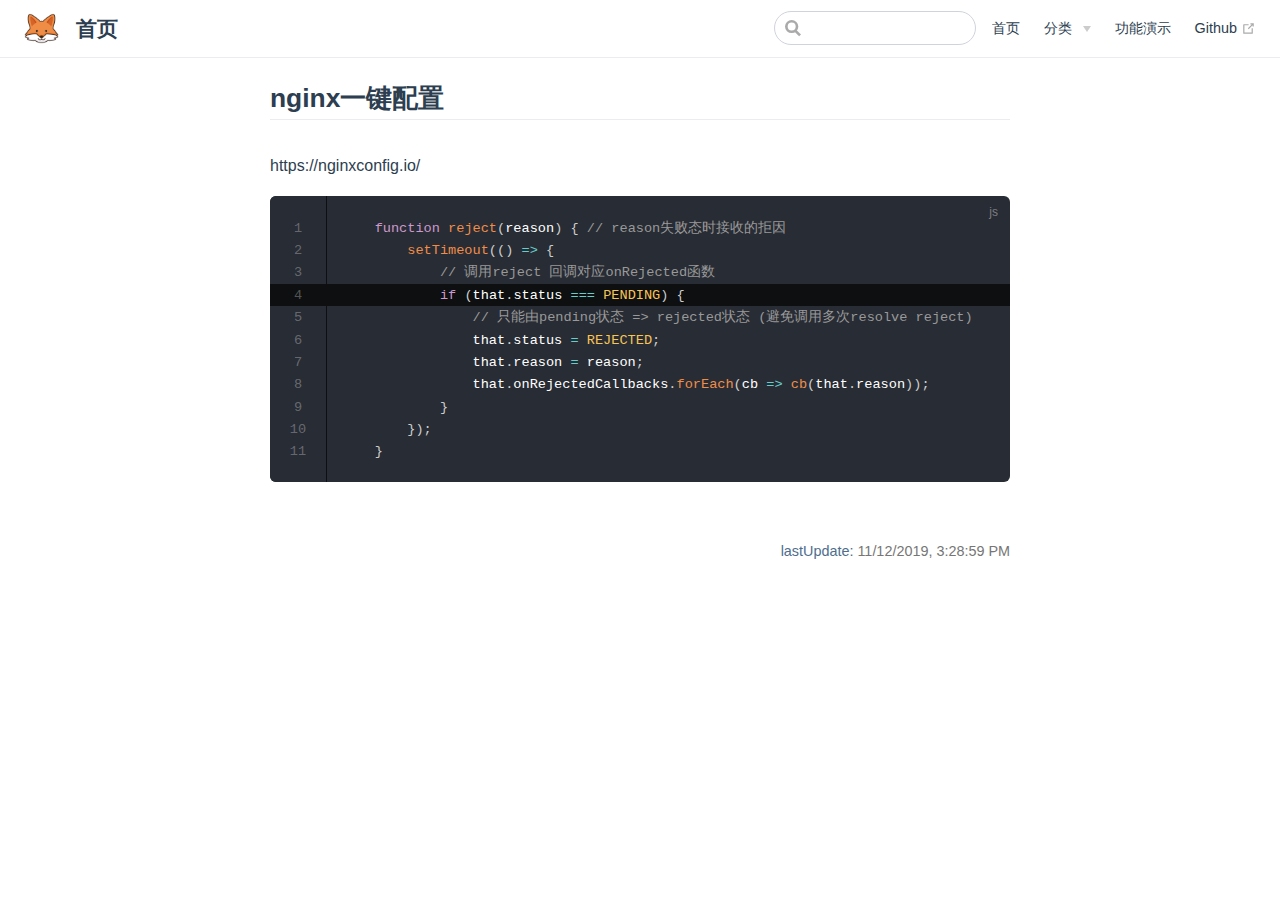
<file: pages/folder2/test5.html>
<!DOCTYPE html>
<html lang="en-US">
  <head>
    <meta charset="utf-8">
    <meta name="viewport" content="width=device-width,initial-scale=1">
    <title>nginx一键配置 | 首页</title>
    <meta name="generator" content="VuePress 1.7.1">
    <link rel="icon" href="/dog.png">
    <meta name="description" content="周安的Java记录">
    
    <link rel="preload" href="/assets/css/0.styles.39439d1b.css" as="style"><link rel="preload" href="/assets/js/app.c1e77bfe.js" as="script"><link rel="preload" href="/assets/js/2.cc9cb73b.js" as="script"><link rel="preload" href="/assets/js/15.f7a2827c.js" as="script"><link rel="prefetch" href="/assets/js/10.e39234e2.js"><link rel="prefetch" href="/assets/js/11.195cc3c7.js"><link rel="prefetch" href="/assets/js/12.b319f825.js"><link rel="prefetch" href="/assets/js/13.7ab55864.js"><link rel="prefetch" href="/assets/js/14.faf52537.js"><link rel="prefetch" href="/assets/js/3.711a94c7.js"><link rel="prefetch" href="/assets/js/4.555cfbb2.js"><link rel="prefetch" href="/assets/js/5.c8721858.js"><link rel="prefetch" href="/assets/js/6.2acca736.js"><link rel="prefetch" href="/assets/js/7.f9f9b0bc.js"><link rel="prefetch" href="/assets/js/8.b0efd88c.js"><link rel="prefetch" href="/assets/js/9.b15e2167.js">
    <link rel="stylesheet" href="/assets/css/0.styles.39439d1b.css">
  </head>
  <body>
    <div id="app" data-server-rendered="true"><div class="theme-container no-sidebar"><header class="navbar"><div class="sidebar-button"><svg xmlns="http://www.w3.org/2000/svg" aria-hidden="true" role="img" viewBox="0 0 448 512" class="icon"><path fill="currentColor" d="M436 124H12c-6.627 0-12-5.373-12-12V80c0-6.627 5.373-12 12-12h424c6.627 0 12 5.373 12 12v32c0 6.627-5.373 12-12 12zm0 160H12c-6.627 0-12-5.373-12-12v-32c0-6.627 5.373-12 12-12h424c6.627 0 12 5.373 12 12v32c0 6.627-5.373 12-12 12zm0 160H12c-6.627 0-12-5.373-12-12v-32c0-6.627 5.373-12 12-12h424c6.627 0 12 5.373 12 12v32c0 6.627-5.373 12-12 12z"></path></svg></div> <a href="/" class="home-link router-link-active"><img src="/dog.png" alt="首页" class="logo"> <span class="site-name can-hide">首页</span></a> <div class="links"><div class="search-box"><input aria-label="Search" autocomplete="off" spellcheck="false" value=""> <!----></div> <nav class="nav-links can-hide"><div class="nav-item"><a href="/" class="nav-link">
  首页
</a></div><div class="nav-item"><div class="dropdown-wrapper"><button type="button" aria-label="分类" class="dropdown-title"><span class="title">分类</span> <span class="arrow down"></span></button> <button type="button" aria-label="分类" class="mobile-dropdown-title"><span class="title">分类</span> <span class="arrow right"></span></button> <ul class="nav-dropdown" style="display:none;"><li class="dropdown-item"><!----> <a href="/pages/folder1/test1.html" class="nav-link">
  文章
</a></li><li class="dropdown-item"><!----> <a href="/pages/folder2/test4.html" class="nav-link">
  笔记
</a></li></ul></div></div><div class="nav-item"><a href="/pages/folder1/test3.html" class="nav-link">
  功能演示
</a></div><div class="nav-item"><a href="https://github.com/dwanda" target="_blank" rel="noopener noreferrer" class="nav-link external">
  Github
  <span><svg xmlns="http://www.w3.org/2000/svg" aria-hidden="true" focusable="false" x="0px" y="0px" viewBox="0 0 100 100" width="15" height="15" class="icon outbound"><path fill="currentColor" d="M18.8,85.1h56l0,0c2.2,0,4-1.8,4-4v-32h-8v28h-48v-48h28v-8h-32l0,0c-2.2,0-4,1.8-4,4v56C14.8,83.3,16.6,85.1,18.8,85.1z"></path> <polygon fill="currentColor" points="45.7,48.7 51.3,54.3 77.2,28.5 77.2,37.2 85.2,37.2 85.2,14.9 62.8,14.9 62.8,22.9 71.5,22.9"></polygon></svg> <span class="sr-only">(opens new window)</span></span></a></div> <!----></nav></div></header> <div class="sidebar-mask"></div> <aside class="sidebar"><nav class="nav-links"><div class="nav-item"><a href="/" class="nav-link">
  首页
</a></div><div class="nav-item"><div class="dropdown-wrapper"><button type="button" aria-label="分类" class="dropdown-title"><span class="title">分类</span> <span class="arrow down"></span></button> <button type="button" aria-label="分类" class="mobile-dropdown-title"><span class="title">分类</span> <span class="arrow right"></span></button> <ul class="nav-dropdown" style="display:none;"><li class="dropdown-item"><!----> <a href="/pages/folder1/test1.html" class="nav-link">
  文章
</a></li><li class="dropdown-item"><!----> <a href="/pages/folder2/test4.html" class="nav-link">
  笔记
</a></li></ul></div></div><div class="nav-item"><a href="/pages/folder1/test3.html" class="nav-link">
  功能演示
</a></div><div class="nav-item"><a href="https://github.com/dwanda" target="_blank" rel="noopener noreferrer" class="nav-link external">
  Github
  <span><svg xmlns="http://www.w3.org/2000/svg" aria-hidden="true" focusable="false" x="0px" y="0px" viewBox="0 0 100 100" width="15" height="15" class="icon outbound"><path fill="currentColor" d="M18.8,85.1h56l0,0c2.2,0,4-1.8,4-4v-32h-8v28h-48v-48h28v-8h-32l0,0c-2.2,0-4,1.8-4,4v56C14.8,83.3,16.6,85.1,18.8,85.1z"></path> <polygon fill="currentColor" points="45.7,48.7 51.3,54.3 77.2,28.5 77.2,37.2 85.2,37.2 85.2,14.9 62.8,14.9 62.8,22.9 71.5,22.9"></polygon></svg> <span class="sr-only">(opens new window)</span></span></a></div> <!----></nav>  <!----> </aside> <main class="page"> <div class="theme-default-content content__default"><h2 id="nginx一键配置"><a href="#nginx一键配置" class="header-anchor">#</a> nginx一键配置</h2> <p>https://nginxconfig.io/</p> <div class="language-js line-numbers-mode"><div class="highlight-lines"><br><br><br><div class="highlighted"> </div><br><br><br><br><br><br><br><br></div><pre class="language-js"><code>    <span class="token keyword">function</span> <span class="token function">reject</span><span class="token punctuation">(</span><span class="token parameter">reason</span><span class="token punctuation">)</span> <span class="token punctuation">{</span> <span class="token comment">// reason失败态时接收的拒因</span>
        <span class="token function">setTimeout</span><span class="token punctuation">(</span><span class="token punctuation">(</span><span class="token punctuation">)</span> <span class="token operator">=&gt;</span> <span class="token punctuation">{</span>
            <span class="token comment">// 调用reject 回调对应onRejected函数</span>
            <span class="token keyword">if</span> <span class="token punctuation">(</span>that<span class="token punctuation">.</span>status <span class="token operator">===</span> <span class="token constant">PENDING</span><span class="token punctuation">)</span> <span class="token punctuation">{</span>
                <span class="token comment">// 只能由pending状态 =&gt; rejected状态 (避免调用多次resolve reject)</span>
                that<span class="token punctuation">.</span>status <span class="token operator">=</span> <span class="token constant">REJECTED</span><span class="token punctuation">;</span>
                that<span class="token punctuation">.</span>reason <span class="token operator">=</span> reason<span class="token punctuation">;</span>
                that<span class="token punctuation">.</span>onRejectedCallbacks<span class="token punctuation">.</span><span class="token function">forEach</span><span class="token punctuation">(</span><span class="token parameter">cb</span> <span class="token operator">=&gt;</span> <span class="token function">cb</span><span class="token punctuation">(</span>that<span class="token punctuation">.</span>reason<span class="token punctuation">)</span><span class="token punctuation">)</span><span class="token punctuation">;</span>
            <span class="token punctuation">}</span>
        <span class="token punctuation">}</span><span class="token punctuation">)</span><span class="token punctuation">;</span>
    <span class="token punctuation">}</span>
</code></pre><div class="line-numbers-wrapper"><span class="line-number">1</span><br><span class="line-number">2</span><br><span class="line-number">3</span><br><span class="line-number">4</span><br><span class="line-number">5</span><br><span class="line-number">6</span><br><span class="line-number">7</span><br><span class="line-number">8</span><br><span class="line-number">9</span><br><span class="line-number">10</span><br><span class="line-number">11</span><br></div></div></div> <footer class="page-edit"><!----> <div class="last-updated"><span class="prefix">lastUpdate:</span> <span class="time">11/12/2019, 3:28:59 PM</span></div></footer> <!----> </main></div><div class="global-ui"></div></div>
    <script src="/assets/js/app.c1e77bfe.js" defer></script><script src="/assets/js/2.cc9cb73b.js" defer></script><script src="/assets/js/15.f7a2827c.js" defer></script>
  </body>
</html>
</file>
<file: assets/css/0.styles.39439d1b.css>
code[class*=language-],pre[class*=language-]{color:#ccc;background:none;font-family:Consolas,Monaco,Andale Mono,Ubuntu Mono,monospace;font-size:1em;text-align:left;white-space:pre;word-spacing:normal;word-break:normal;word-wrap:normal;line-height:1.5;-moz-tab-size:4;-o-tab-size:4;tab-size:4;-webkit-hyphens:none;-ms-hyphens:none;hyphens:none}pre[class*=language-]{padding:1em;margin:.5em 0;overflow:auto}:not(pre)>code[class*=language-],pre[class*=language-]{background:#2d2d2d}:not(pre)>code[class*=language-]{padding:.1em;border-radius:.3em;white-space:normal}.token.block-comment,.token.cdata,.token.comment,.token.doctype,.token.prolog{color:#999}.token.punctuation{color:#ccc}.token.attr-name,.token.deleted,.token.namespace,.token.tag{color:#e2777a}.token.function-name{color:#6196cc}.token.boolean,.token.function,.token.number{color:#f08d49}.token.class-name,.token.constant,.token.property,.token.symbol{color:#f8c555}.token.atrule,.token.builtin,.token.important,.token.keyword,.token.selector{color:#cc99cd}.token.attr-value,.token.char,.token.regex,.token.string,.token.variable{color:#7ec699}.token.entity,.token.operator,.token.url{color:#67cdcc}.token.bold,.token.important{font-weight:700}.token.italic{font-style:italic}.token.entity{cursor:help}.token.inserted{color:green}.theme-default-content code{color:#476582;padding:.25rem .5rem;margin:0;font-size:.85em;background-color:rgba(27,31,35,.05);border-radius:3px}.theme-default-content code .token.deleted{color:#ec5975}.theme-default-content code .token.inserted{color:#235dc8}.theme-default-content pre,.theme-default-content pre[class*=language-]{line-height:1.4;padding:1.25rem 1.5rem;margin:.85rem 0;background-color:#282c34;border-radius:6px;overflow:auto}.theme-default-content pre[class*=language-] code,.theme-default-content pre code{color:#fff;padding:0;background-color:transparent;border-radius:0}div[class*=language-]{position:relative;background-color:#282c34;border-radius:6px}div[class*=language-] .highlight-lines{-webkit-user-select:none;-ms-user-select:none;user-select:none;padding-top:1.3rem;position:absolute;top:0;left:0;width:100%;line-height:1.4}div[class*=language-] .highlight-lines .highlighted{background-color:rgba(0,0,0,.66)}div[class*=language-] pre,div[class*=language-] pre[class*=language-]{background:transparent;position:relative;z-index:1}div[class*=language-]:before{position:absolute;z-index:3;top:.8em;right:1em;font-size:.75rem;color:hsla(0,0%,100%,.4)}div[class*=language-]:not(.line-numbers-mode) .line-numbers-wrapper{display:none}div[class*=language-].line-numbers-mode .highlight-lines .highlighted{position:relative}div[class*=language-].line-numbers-mode .highlight-lines .highlighted:before{content:" ";position:absolute;z-index:3;left:0;top:0;display:block;width:3.5rem;height:100%;background-color:rgba(0,0,0,.66)}div[class*=language-].line-numbers-mode pre{padding-left:4.5rem;vertical-align:middle}div[class*=language-].line-numbers-mode .line-numbers-wrapper{position:absolute;top:0;width:3.5rem;text-align:center;color:hsla(0,0%,100%,.3);padding:1.25rem 0;line-height:1.4}div[class*=language-].line-numbers-mode .line-numbers-wrapper br{-webkit-user-select:none;-ms-user-select:none;user-select:none}div[class*=language-].line-numbers-mode .line-numbers-wrapper .line-number{position:relative;z-index:4;-webkit-user-select:none;-ms-user-select:none;user-select:none;font-size:.85em}div[class*=language-].line-numbers-mode:after{content:"";position:absolute;z-index:2;top:0;left:0;width:3.5rem;height:100%;border-radius:6px 0 0 6px;border-right:1px solid rgba(0,0,0,.66);background-color:#282c34}div[class~=language-js]:before{content:"js"}div[class~=language-ts]:before{content:"ts"}div[class~=language-html]:before{content:"html"}div[class~=language-md]:before{content:"md"}div[class~=language-vue]:before{content:"vue"}div[class~=language-css]:before{content:"css"}div[class~=language-sass]:before{content:"sass"}div[class~=language-scss]:before{content:"scss"}div[class~=language-less]:before{content:"less"}div[class~=language-stylus]:before{content:"stylus"}div[class~=language-go]:before{content:"go"}div[class~=language-java]:before{content:"java"}div[class~=language-c]:before{content:"c"}div[class~=language-sh]:before{content:"sh"}div[class~=language-yaml]:before{content:"yaml"}div[class~=language-py]:before{content:"py"}div[class~=language-docker]:before{content:"docker"}div[class~=language-dockerfile]:before{content:"dockerfile"}div[class~=language-makefile]:before{content:"makefile"}div[class~=language-javascript]:before{content:"js"}div[class~=language-typescript]:before{content:"ts"}div[class~=language-markup]:before{content:"html"}div[class~=language-markdown]:before{content:"md"}div[class~=language-json]:before{content:"json"}div[class~=language-ruby]:before{content:"rb"}div[class~=language-python]:before{content:"py"}div[class~=language-bash]:before{content:"sh"}div[class~=language-php]:before{content:"php"}.custom-block .custom-block-title{font-weight:600;margin-bottom:-.4rem}.custom-block.danger,.custom-block.tip,.custom-block.warning{padding:.1rem 1.5rem;border-left-width:.5rem;border-left-style:solid;margin:1rem 0}.custom-block.tip{background-color:#f3f5f7;border-color:#42b983}.custom-block.warning{background-color:rgba(255,229,100,.3);border-color:#e7c000;color:#6b5900}.custom-block.warning .custom-block-title{color:#b29400}.custom-block.warning a{color:#2c3e50}.custom-block.danger{background-color:#ffe6e6;border-color:#c00;color:#4d0000}.custom-block.danger .custom-block-title{color:#900}.custom-block.danger a{color:#2c3e50}.custom-block.details{display:block;position:relative;border-radius:2px;margin:1.6em 0;padding:1.6em;background-color:#eee}.custom-block.details h4{margin-top:0}.custom-block.details figure:last-child,.custom-block.details p:last-child{margin-bottom:0;padding-bottom:0}.custom-block.details summary{outline:none;cursor:pointer}.arrow{display:inline-block;width:0;height:0}.arrow.up{border-bottom:6px solid #ccc}.arrow.down,.arrow.up{border-left:4px solid transparent;border-right:4px solid transparent}.arrow.down{border-top:6px solid #ccc}.arrow.right{border-left:6px solid #ccc}.arrow.left,.arrow.right{border-top:4px solid transparent;border-bottom:4px solid transparent}.arrow.left{border-right:6px solid #ccc}.theme-default-content:not(.custom){max-width:740px;margin:0 auto;padding:2rem 2.5rem}@media (max-width:959px){.theme-default-content:not(.custom){padding:2rem}}@media (max-width:419px){.theme-default-content:not(.custom){padding:1.5rem}}.table-of-contents .badge{vertical-align:middle}body,html{padding:0;margin:0;background-color:#fff}body{font-family:-apple-system,BlinkMacSystemFont,Segoe UI,Roboto,Oxygen,Ubuntu,Cantarell,Fira Sans,Droid Sans,Helvetica Neue,sans-serif;-webkit-font-smoothing:antialiased;-moz-osx-font-smoothing:grayscale;font-size:16px;color:#2c3e50}.page{padding-left:20rem}.navbar{z-index:20;right:0;height:3.6rem;background-color:#fff;box-sizing:border-box;border-bottom:1px solid #eaecef}.navbar,.sidebar-mask{position:fixed;top:0;left:0}.sidebar-mask{z-index:9;width:100vw;height:100vh;display:none}.sidebar{font-size:16px;background-color:#fff;width:20rem;position:fixed;z-index:10;margin:0;top:3.6rem;left:0;bottom:0;box-sizing:border-box;border-right:1px solid #eaecef;overflow-y:auto}.theme-default-content:not(.custom)>:first-child{margin-top:3.6rem}.theme-default-content:not(.custom) a:hover{text-decoration:underline}.theme-default-content:not(.custom) p.demo{padding:1rem 1.5rem;border:1px solid #ddd;border-radius:4px}.theme-default-content:not(.custom) img{max-width:100%}.theme-default-content.custom{padding:0;margin:0}.theme-default-content.custom img{max-width:100%}a{font-weight:500;text-decoration:none}a,p a code{color:#235dc8}p a code{font-weight:400}kbd{background:#eee;border:.15rem solid #ddd;border-bottom:.25rem solid #ddd;border-radius:.15rem;padding:0 .15em}blockquote{font-size:1rem;color:#999;border-left:.2rem solid #dfe2e5;margin:1rem 0;padding:.25rem 0 .25rem 1rem}blockquote>p{margin:0}ol,ul{padding-left:1.2em}strong{font-weight:600}h1,h2,h3,h4,h5,h6{font-weight:600;line-height:1.25}.theme-default-content:not(.custom)>h1,.theme-default-content:not(.custom)>h2,.theme-default-content:not(.custom)>h3,.theme-default-content:not(.custom)>h4,.theme-default-content:not(.custom)>h5,.theme-default-content:not(.custom)>h6{margin-top:-3.1rem;padding-top:4.6rem;margin-bottom:0}.theme-default-content:not(.custom)>h1:first-child,.theme-default-content:not(.custom)>h2:first-child,.theme-default-content:not(.custom)>h3:first-child,.theme-default-content:not(.custom)>h4:first-child,.theme-default-content:not(.custom)>h5:first-child,.theme-default-content:not(.custom)>h6:first-child{margin-top:-1.5rem;margin-bottom:1rem}.theme-default-content:not(.custom)>h1:first-child+.custom-block,.theme-default-content:not(.custom)>h1:first-child+p,.theme-default-content:not(.custom)>h1:first-child+pre,.theme-default-content:not(.custom)>h2:first-child+.custom-block,.theme-default-content:not(.custom)>h2:first-child+p,.theme-default-content:not(.custom)>h2:first-child+pre,.theme-default-content:not(.custom)>h3:first-child+.custom-block,.theme-default-content:not(.custom)>h3:first-child+p,.theme-default-content:not(.custom)>h3:first-child+pre,.theme-default-content:not(.custom)>h4:first-child+.custom-block,.theme-default-content:not(.custom)>h4:first-child+p,.theme-default-content:not(.custom)>h4:first-child+pre,.theme-default-content:not(.custom)>h5:first-child+.custom-block,.theme-default-content:not(.custom)>h5:first-child+p,.theme-default-content:not(.custom)>h5:first-child+pre,.theme-default-content:not(.custom)>h6:first-child+.custom-block,.theme-default-content:not(.custom)>h6:first-child+p,.theme-default-content:not(.custom)>h6:first-child+pre{margin-top:2rem}h1:hover .header-anchor,h2:hover .header-anchor,h3:hover .header-anchor,h4:hover .header-anchor,h5:hover .header-anchor,h6:hover .header-anchor{opacity:1}h1{font-size:2.2rem}h2{font-size:1.65rem;padding-bottom:.3rem;border-bottom:1px solid #eaecef}h3{font-size:1.35rem}a.header-anchor{font-size:.85em;float:left;margin-left:-.87em;padding-right:.23em;margin-top:.125em;opacity:0}a.header-anchor:hover{text-decoration:none}.line-number,code,kbd{font-family:source-code-pro,Menlo,Monaco,Consolas,Courier New,monospace}ol,p,ul{line-height:1.7}hr{border:0;border-top:1px solid #eaecef}table{border-collapse:collapse;margin:1rem 0;display:block;overflow-x:auto}tr{border-top:1px solid #dfe2e5}tr:nth-child(2n){background-color:#f6f8fa}td,th{border:1px solid #dfe2e5;padding:.6em 1em}.theme-container.sidebar-open .sidebar-mask{display:block}.theme-container.no-navbar .theme-default-content:not(.custom)>h1,.theme-container.no-navbar h2,.theme-container.no-navbar h3,.theme-container.no-navbar h4,.theme-container.no-navbar h5,.theme-container.no-navbar h6{margin-top:1.5rem;padding-top:0}.theme-container.no-navbar .sidebar{top:0}@media (min-width:720px){.theme-container.no-sidebar .sidebar{display:none}.theme-container.no-sidebar .page{padding-left:0}}@media (max-width:959px){.sidebar{font-size:15px;width:16.4rem}.page{padding-left:16.4rem}}@media (max-width:719px){.sidebar{top:0;padding-top:3.6rem;transform:translateX(-100%);transition:transform .2s ease}.page{padding-left:0}.theme-container.sidebar-open .sidebar{transform:translateX(0)}.theme-container.no-navbar .sidebar{padding-top:0}}@media (max-width:419px){h1{font-size:1.9rem}.theme-default-content div[class*=language-]{margin:.85rem -1.5rem;border-radius:0}}#nprogress{pointer-events:none}#nprogress .bar{background:#235dc8;position:fixed;z-index:1031;top:0;left:0;width:100%;height:2px}#nprogress .peg{display:block;position:absolute;right:0;width:100px;height:100%;box-shadow:0 0 10px #235dc8,0 0 5px #235dc8;opacity:1;transform:rotate(3deg) translateY(-4px)}#nprogress .spinner{display:block;position:fixed;z-index:1031;top:15px;right:15px}#nprogress .spinner-icon{width:18px;height:18px;box-sizing:border-box;border-color:#235dc8 transparent transparent #235dc8;border-style:solid;border-width:2px;border-radius:50%;animation:nprogress-spinner .4s linear infinite}.nprogress-custom-parent{overflow:hidden;position:relative}.nprogress-custom-parent #nprogress .bar,.nprogress-custom-parent #nprogress .spinner{position:absolute}@keyframes nprogress-spinner{0%{transform:rotate(0deg)}to{transform:rotate(1turn)}}.icon.outbound{color:#aaa;display:inline-block;vertical-align:middle;position:relative;top:-1px}.sr-only{position:absolute;width:1px;height:1px;padding:0;margin:-1px;overflow:hidden;clip:rect(0,0,0,0);white-space:nowrap;border-width:0}.home{padding:3.6rem 2rem 0;max-width:960px;margin:0 auto;display:block}.home .hero{text-align:center}.home .hero img{max-width:100%;max-height:280px;display:block;margin:3rem auto 1.5rem}.home .hero h1{font-size:3rem}.home .hero .action,.home .hero .description,.home .hero h1{margin:1.8rem auto}.home .hero .description{max-width:35rem;font-size:1.6rem;line-height:1.3;color:#6a8bad}.home .hero .action-button{display:inline-block;font-size:1.2rem;color:#fff;background-color:#235dc8;padding:.8rem 1.6rem;border-radius:4px;transition:background-color .1s ease;box-sizing:border-box;border-bottom:1px solid #2054b4}.home .hero .action-button:hover{background-color:#2c69da}.home .features{border-top:1px solid #eaecef;padding:1.2rem 0;margin-top:2.5rem;display:flex;flex-wrap:wrap;align-items:flex-start;align-content:stretch;justify-content:space-between}.home .feature{flex-grow:1;flex-basis:30%;max-width:30%}.home .feature h2{font-size:1.4rem;font-weight:500;border-bottom:none;padding-bottom:0;color:#3a5169}.home .feature p{color:#4e6e8e}.home .footer{padding:2.5rem;border-top:1px solid #eaecef;text-align:center;color:#4e6e8e}@media (max-width:719px){.home .features{flex-direction:column}.home .feature{max-width:100%;padding:0 2.5rem}}@media (max-width:419px){.home{padding-left:1.5rem;padding-right:1.5rem}.home .hero img{max-height:210px;margin:2rem auto 1.2rem}.home .hero h1{font-size:2rem}.home .hero .action,.home .hero .description,.home .hero h1{margin:1.2rem auto}.home .hero .description{font-size:1.2rem}.home .hero .action-button{font-size:1rem;padding:.6rem 1.2rem}.home .feature h2{font-size:1.25rem}}.search-box{display:inline-block;position:relative;margin-right:1rem}.search-box input{cursor:text;width:10rem;height:2rem;color:#4e6e8e;display:inline-block;border:1px solid #cfd4db;border-radius:2rem;font-size:.9rem;line-height:2rem;padding:0 .5rem 0 2rem;outline:none;transition:all .2s ease;background:#fff url(/assets/img/search.83621669.svg) .6rem .5rem no-repeat;background-size:1rem}.search-box input:focus{cursor:auto;border-color:#235dc8}.search-box .suggestions{background:#fff;width:20rem;position:absolute;top:2rem;border:1px solid #cfd4db;border-radius:6px;padding:.4rem;list-style-type:none}.search-box .suggestions.align-right{right:0}.search-box .suggestion{line-height:1.4;padding:.4rem .6rem;border-radius:4px;cursor:pointer}.search-box .suggestion a{white-space:normal;color:#5d82a6}.search-box .suggestion a .page-title{font-weight:600}.search-box .suggestion a .header{font-size:.9em;margin-left:.25em}.search-box .suggestion.focused{background-color:#f3f4f5}.search-box .suggestion.focused a{color:#235dc8}@media (max-width:959px){.search-box input{cursor:pointer;width:0;border-color:transparent;position:relative}.search-box input:focus{cursor:text;left:0;width:10rem}}@media (-ms-high-contrast:none){.search-box input{height:2rem}}@media (max-width:959px) and (min-width:719px){.search-box .suggestions{left:0}}@media (max-width:719px){.search-box{margin-right:0}.search-box input{left:1rem}.search-box .suggestions{right:0}}@media (max-width:419px){.search-box .suggestions{width:calc(100vw - 4rem)}.search-box input:focus{width:8rem}}.sidebar-button{cursor:pointer;display:none;width:1.25rem;height:1.25rem;position:absolute;padding:.6rem;top:.6rem;left:1rem}.sidebar-button .icon{display:block;width:1.25rem;height:1.25rem}@media (max-width:719px){.sidebar-button{display:block}}.dropdown-enter,.dropdown-leave-to{height:0!important}.dropdown-wrapper{cursor:pointer}.dropdown-wrapper .dropdown-title,.dropdown-wrapper .mobile-dropdown-title{display:block;font-size:.9rem;font-family:inherit;cursor:inherit;padding:inherit;line-height:1.4rem;background:transparent;border:none;font-weight:500;color:#2c3e50}.dropdown-wrapper .dropdown-title:hover,.dropdown-wrapper .mobile-dropdown-title:hover{border-color:transparent}.dropdown-wrapper .dropdown-title .arrow,.dropdown-wrapper .mobile-dropdown-title .arrow{vertical-align:middle;margin-top:-1px;margin-left:.4rem}.dropdown-wrapper .mobile-dropdown-title{display:none;font-weight:600}.dropdown-wrapper .mobile-dropdown-title font-size inherit:hover{color:#235dc8}.dropdown-wrapper .nav-dropdown .dropdown-item{color:inherit;line-height:1.7rem}.dropdown-wrapper .nav-dropdown .dropdown-item h4{margin:.45rem 0 0;border-top:1px solid #eee;padding:1rem 1.5rem .45rem 1.25rem}.dropdown-wrapper .nav-dropdown .dropdown-item .dropdown-subitem-wrapper{padding:0;list-style:none}.dropdown-wrapper .nav-dropdown .dropdown-item .dropdown-subitem-wrapper .dropdown-subitem{font-size:.9em}.dropdown-wrapper .nav-dropdown .dropdown-item a{display:block;line-height:1.7rem;position:relative;border-bottom:none;font-weight:400;margin-bottom:0;padding:0 1.5rem 0 1.25rem}.dropdown-wrapper .nav-dropdown .dropdown-item a.router-link-active,.dropdown-wrapper .nav-dropdown .dropdown-item a:hover{color:#235dc8}.dropdown-wrapper .nav-dropdown .dropdown-item a.router-link-active:after{content:"";width:0;height:0;border-left:5px solid #235dc8;border-top:3px solid transparent;border-bottom:3px solid transparent;position:absolute;top:calc(50% - 2px);left:9px}.dropdown-wrapper .nav-dropdown .dropdown-item:first-child h4{margin-top:0;padding-top:0;border-top:0}@media (max-width:719px){.dropdown-wrapper.open .dropdown-title{margin-bottom:.5rem}.dropdown-wrapper .dropdown-title{display:none}.dropdown-wrapper .mobile-dropdown-title{display:block}.dropdown-wrapper .nav-dropdown{transition:height .1s ease-out;overflow:hidden}.dropdown-wrapper .nav-dropdown .dropdown-item h4{border-top:0;margin-top:0;padding-top:0}.dropdown-wrapper .nav-dropdown .dropdown-item>a,.dropdown-wrapper .nav-dropdown .dropdown-item h4{font-size:15px;line-height:2rem}.dropdown-wrapper .nav-dropdown .dropdown-item .dropdown-subitem{font-size:14px;padding-left:1rem}}@media (min-width:719px){.dropdown-wrapper{height:1.8rem}.dropdown-wrapper.open .nav-dropdown,.dropdown-wrapper:hover .nav-dropdown{display:block!important}.dropdown-wrapper.open:blur{display:none}.dropdown-wrapper .nav-dropdown{display:none;height:auto!important;box-sizing:border-box;max-height:calc(100vh - 2.7rem);overflow-y:auto;position:absolute;top:100%;right:0;background-color:#fff;padding:.6rem 0;border:1px solid;border-color:#ddd #ddd #ccc;text-align:left;border-radius:.25rem;white-space:nowrap;margin:0}}.nav-links{display:inline-block}.nav-links a{line-height:1.4rem;color:inherit}.nav-links a.router-link-active,.nav-links a:hover{color:#235dc8}.nav-links .nav-item{position:relative;display:inline-block;margin-left:1.5rem;line-height:2rem}.nav-links .nav-item:first-child{margin-left:0}.nav-links .repo-link{margin-left:1.5rem}@media (max-width:719px){.nav-links .nav-item,.nav-links .repo-link{margin-left:0}}@media (min-width:719px){.nav-links a.router-link-active,.nav-links a:hover{color:#2c3e50}.nav-item>a:not(.external).router-link-active,.nav-item>a:not(.external):hover{margin-bottom:-2px;border-bottom:2px solid #2866d9}}.navbar{padding:.7rem 1.5rem;line-height:2.2rem}.navbar a,.navbar img,.navbar span{display:inline-block}.navbar .logo{height:2.2rem;min-width:2.2rem;margin-right:.8rem;vertical-align:top}.navbar .site-name{font-size:1.3rem;font-weight:600;color:#2c3e50;position:relative}.navbar .links{padding-left:1.5rem;box-sizing:border-box;background-color:#fff;white-space:nowrap;font-size:.9rem;position:absolute;right:1.5rem;top:.7rem;display:flex}.navbar .links .search-box{flex:0 0 auto;vertical-align:top}@media (max-width:719px){.navbar{padding-left:4rem}.navbar .can-hide{display:none}.navbar .links{padding-left:1.5rem}.navbar .site-name{width:calc(100vw - 9.4rem);overflow:hidden;white-space:nowrap;text-overflow:ellipsis}}.page-edit{max-width:740px;margin:0 auto;padding:2rem 2.5rem}@media (max-width:959px){.page-edit{padding:2rem}}@media (max-width:419px){.page-edit{padding:1.5rem}}.page-edit{padding-top:1rem;padding-bottom:1rem;overflow:auto}.page-edit .edit-link{display:inline-block}.page-edit .edit-link a{color:#4e6e8e;margin-right:.25rem}.page-edit .last-updated{float:right;font-size:.9em}.page-edit .last-updated .prefix{font-weight:500;color:#4e6e8e}.page-edit .last-updated .time{font-weight:400;color:#767676}@media (max-width:719px){.page-edit .edit-link{margin-bottom:.5rem}.page-edit .last-updated{font-size:.8em;float:none;text-align:left}}.page-nav{max-width:740px;margin:0 auto;padding:2rem 2.5rem}@media (max-width:959px){.page-nav{padding:2rem}}@media (max-width:419px){.page-nav{padding:1.5rem}}.page-nav{padding-top:1rem;padding-bottom:0}.page-nav .inner{min-height:2rem;margin-top:0;border-top:1px solid #eaecef;padding-top:1rem;overflow:auto}.page-nav .next{float:right}.page{padding-bottom:2rem;display:block}.sidebar-group .sidebar-group{padding-left:.5em}.sidebar-group:not(.collapsable) .sidebar-heading:not(.clickable){cursor:auto;color:inherit}.sidebar-group.is-sub-group{padding-left:0}.sidebar-group.is-sub-group>.sidebar-heading{font-size:.95em;line-height:1.4;font-weight:400;padding-left:2rem}.sidebar-group.is-sub-group>.sidebar-heading:not(.clickable){opacity:.5}.sidebar-group.is-sub-group>.sidebar-group-items{padding-left:1rem}.sidebar-group.is-sub-group>.sidebar-group-items>li>.sidebar-link{font-size:.95em;border-left:none}.sidebar-group.depth-2>.sidebar-heading{border-left:none}.sidebar-heading{color:#2c3e50;transition:color .15s ease;cursor:pointer;font-size:1.1em;font-weight:700;padding:.35rem 1.5rem .35rem 1.25rem;width:100%;box-sizing:border-box;margin:0;border-left:.25rem solid transparent}.sidebar-heading.open,.sidebar-heading:hover{color:inherit}.sidebar-heading .arrow{position:relative;top:-.12em;left:.5em}.sidebar-heading.clickable.active{font-weight:600;color:#235dc8;border-left-color:#235dc8}.sidebar-heading.clickable:hover{color:#235dc8}.sidebar-group-items{transition:height .1s ease-out;font-size:.95em;overflow:hidden}.sidebar .sidebar-sub-headers{padding-left:1rem;font-size:.95em}a.sidebar-link{font-size:1em;font-weight:400;display:inline-block;color:#2c3e50;border-left:.25rem solid transparent;padding:.35rem 1rem .35rem 1.25rem;line-height:1.4;width:100%;box-sizing:border-box}a.sidebar-link:hover{color:#235dc8}a.sidebar-link.active{font-weight:600;color:#235dc8;border-left-color:#235dc8}.sidebar-group a.sidebar-link{padding-left:2rem}.sidebar-sub-headers a.sidebar-link{padding-top:.25rem;padding-bottom:.25rem;border-left:none}.sidebar-sub-headers a.sidebar-link.active{font-weight:500}.sidebar ul{padding:0;margin:0;list-style-type:none}.sidebar a{display:inline-block}.sidebar .nav-links{display:none;border-bottom:1px solid #eaecef;padding:.5rem 0 .75rem}.sidebar .nav-links a{font-weight:600}.sidebar .nav-links .nav-item,.sidebar .nav-links .repo-link{display:block;line-height:1.25rem;font-size:1.1em;padding:.5rem 0 .5rem 1.5rem}.sidebar>.sidebar-links{padding:1.5rem 0}.sidebar>.sidebar-links>li>a.sidebar-link{font-size:1.1em;line-height:1.7;font-weight:700}.sidebar>.sidebar-links>li:not(:first-child){margin-top:.75rem}@media (max-width:719px){.sidebar .nav-links{display:block}.sidebar .nav-links .dropdown-wrapper .nav-dropdown .dropdown-item a.router-link-active:after{top:calc(1rem - 2px)}.sidebar>.sidebar-links{padding:1rem 0}}.FirstBottomPage{border-top:1px solid #eaecef;padding-top:30px;margin-top:40px;text-align:center}.color[data-v-34f80c42]{color:#f8a100}.theme-code-block[data-v-3a59fc51]{display:none}.theme-code-block__active[data-v-3a59fc51]{display:block}.theme-code-block>pre[data-v-3a59fc51]{background-color:orange}.badge[data-v-40c0b870]{display:inline-block;font-size:14px;height:18px;line-height:18px;border-radius:3px;padding:0 6px;color:#fff}.badge.green[data-v-40c0b870],.badge.tip[data-v-40c0b870],.badge[data-v-40c0b870]{background-color:#42b983}.badge.error[data-v-40c0b870]{background-color:#da5961}.badge.warn[data-v-40c0b870],.badge.warning[data-v-40c0b870],.badge.yellow[data-v-40c0b870]{background-color:#e7c000}.badge+.badge[data-v-40c0b870]{margin-left:5px}.theme-code-group__nav[data-v-4bc658ed]{margin-bottom:-35px;background-color:#282c34;padding-bottom:22px;border-top-left-radius:6px;border-top-right-radius:6px;padding-left:10px;padding-top:10px}.theme-code-group__ul[data-v-4bc658ed]{margin:auto 0;padding-left:0;display:inline-flex;list-style:none}.theme-code-group__nav-tab[data-v-4bc658ed]{border:0;padding:5px;cursor:pointer;background-color:transparent;font-size:.85em;line-height:1.4;color:hsla(0,0%,100%,.9);font-weight:600}.theme-code-group__nav-tab-active[data-v-4bc658ed]{border-bottom:1px solid #42b983}.pre-blank[data-v-4bc658ed]{color:#42b983}
</file>
